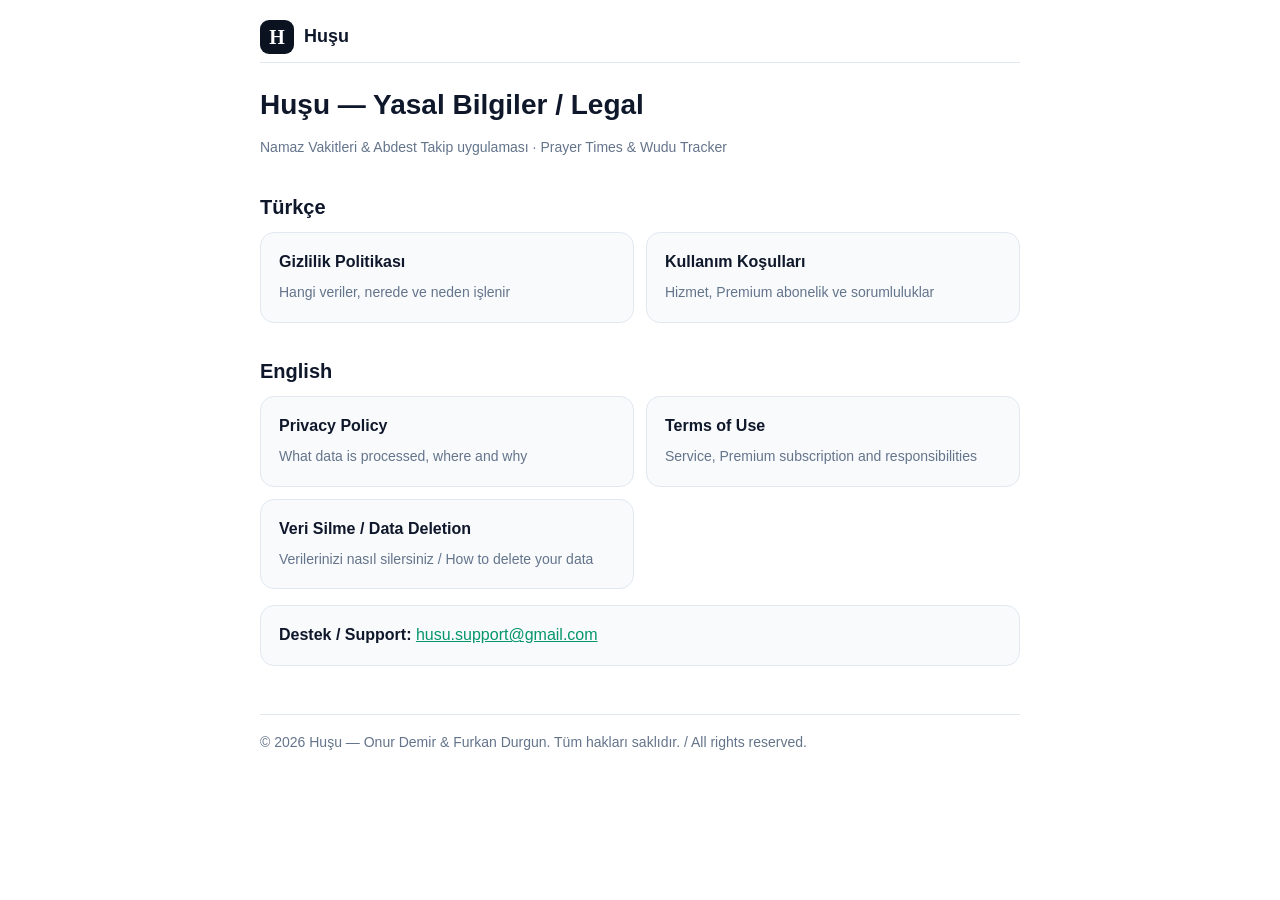
<file: index.html>
<!doctype html>
<html lang="tr">
<head>
<meta charset="utf-8">
<meta name="viewport" content="width=device-width, initial-scale=1">
<title>Huşu — Yasal Bilgiler</title>
<link rel="stylesheet" href="style.css">
</head>
<body>
<main>
  <header class="top">
    <a class="brand" href="./"><span class="mark">H</span> Huşu</a>
  </header>

  <h1>Huşu — Yasal Bilgiler / Legal</h1>
  <p class="meta">Namaz Vakitleri &amp; Abdest Takip uygulaması · Prayer Times &amp; Wudu Tracker</p>

  <h2>Türkçe</h2>
  <div class="cards">
    <a href="privacy.html"><strong>Gizlilik Politikası</strong><span>Hangi veriler, nerede ve neden işlenir</span></a>
    <a href="terms.html"><strong>Kullanım Koşulları</strong><span>Hizmet, Premium abonelik ve sorumluluklar</span></a>
  </div>

  <h2>English</h2>
  <div class="cards">
    <a href="privacy-en.html"><strong>Privacy Policy</strong><span>What data is processed, where and why</span></a>
    <a href="terms-en.html"><strong>Terms of Use</strong><span>Service, Premium subscription and responsibilities</span></a>
  </div>

  <div class="cards" style="margin-top:12px">
    <a href="data-deletion.html"><strong>Veri Silme / Data Deletion</strong><span>Verilerinizi nasıl silersiniz / How to delete your data</span></a>
  </div>

  <div class="box">
    <strong>Destek / Support:</strong> <a href="mailto:husu.support@gmail.com">husu.support@gmail.com</a>
  </div>

  <footer>© 2026 Huşu — Onur Demir &amp; Furkan Durgun. Tüm hakları saklıdır. / All rights reserved.</footer>
</main>
</body>
</html>
</file>
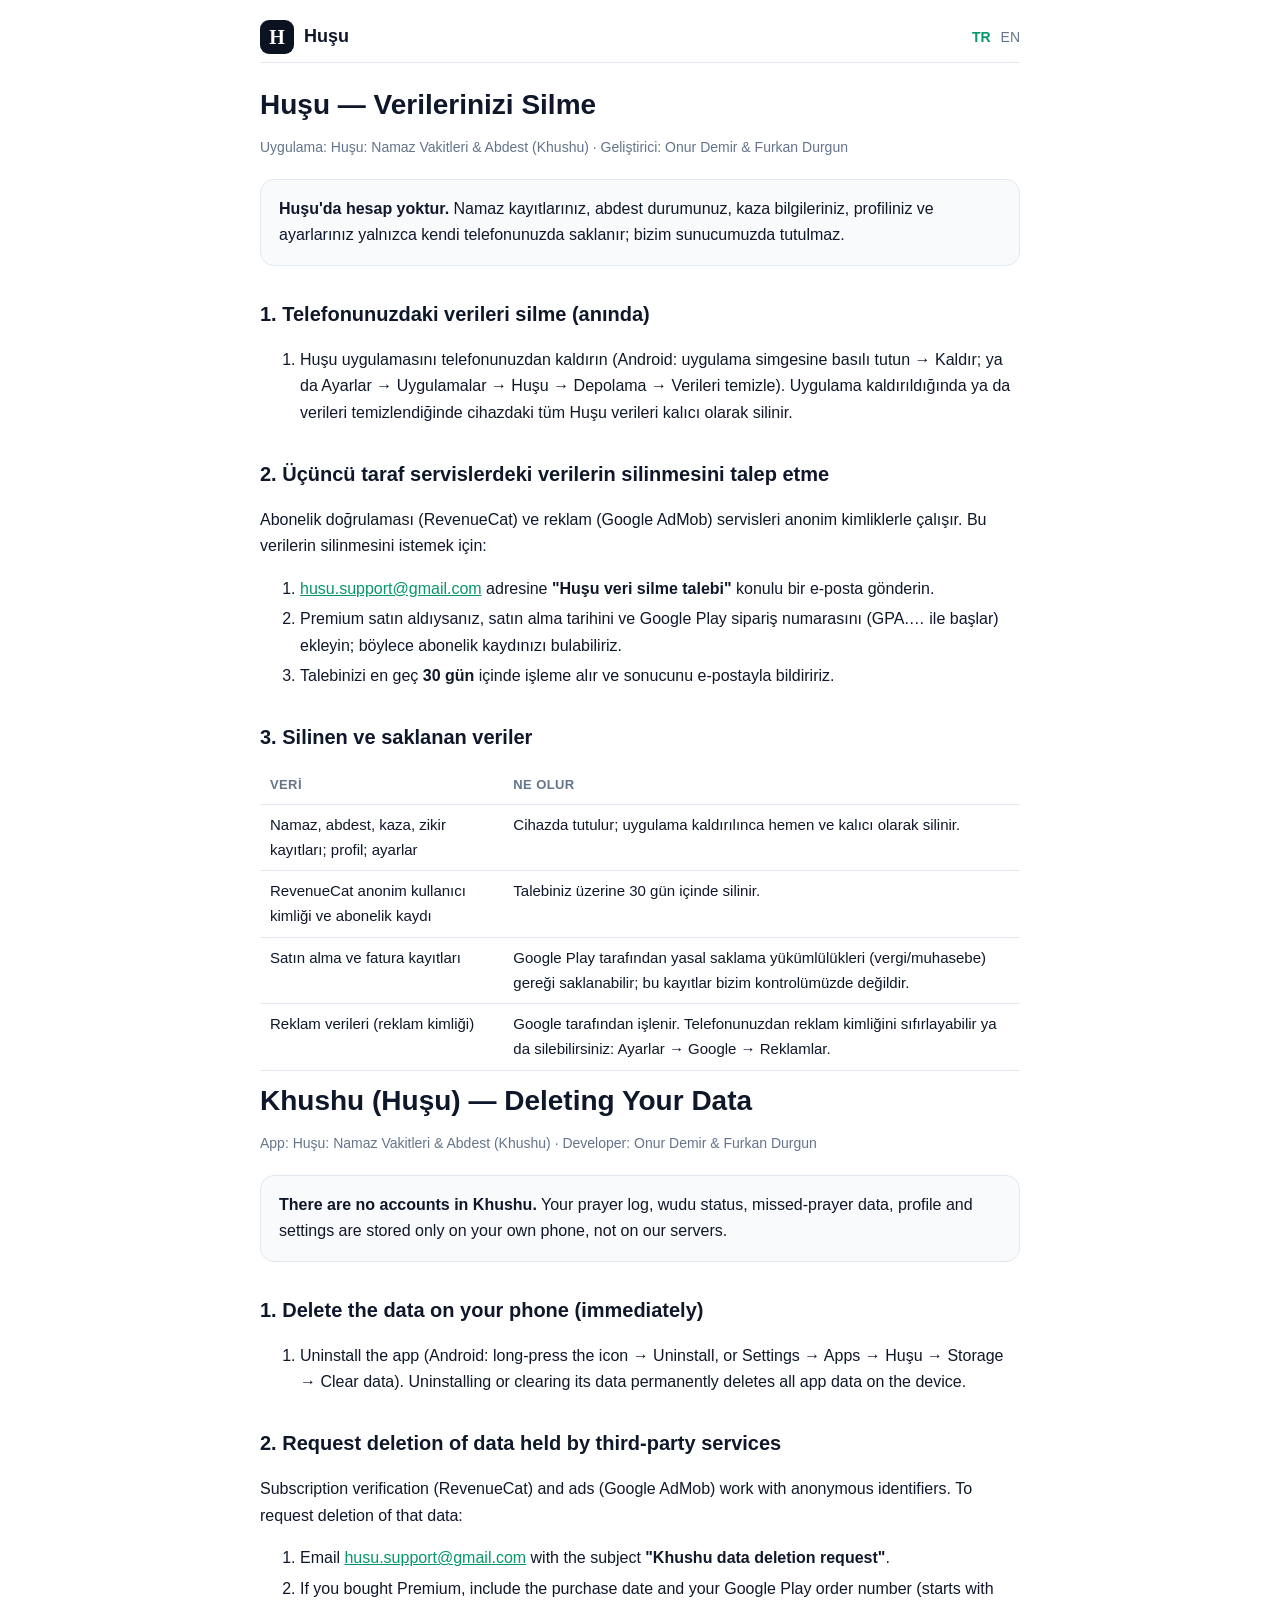
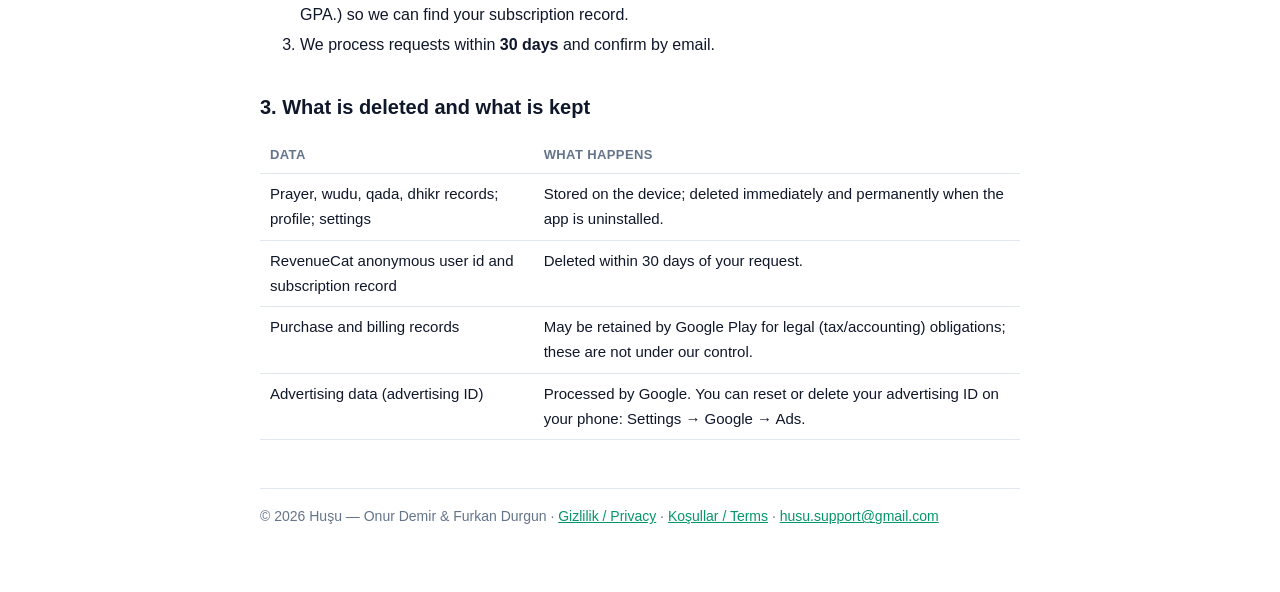
<file: data-deletion.html>
<!doctype html>
<html lang="tr">
<head>
<meta charset="utf-8">
<meta name="viewport" content="width=device-width, initial-scale=1">
<title>Huşu — Veri Silme / Data Deletion</title>
<link rel="stylesheet" href="style.css">
</head>
<body>
<main>
  <header class="top">
    <a class="brand" href="./"><span class="mark">H</span> Huşu</a>
    <nav class="lang"><a class="on" href="#tr">TR</a><a href="#en">EN</a></nav>
  </header>

  <section id="tr">
    <h1>Huşu — Verilerinizi Silme</h1>
    <p class="meta">Uygulama: Huşu: Namaz Vakitleri &amp; Abdest (Khushu) · Geliştirici: Onur Demir &amp; Furkan Durgun</p>

    <div class="box">
      <strong>Huşu'da hesap yoktur.</strong> Namaz kayıtlarınız, abdest durumunuz, kaza bilgileriniz, profiliniz ve ayarlarınız yalnızca kendi telefonunuzda saklanır; bizim sunucumuzda tutulmaz.
    </div>

    <h2>1. Telefonunuzdaki verileri silme (anında)</h2>
    <ol>
      <li>Huşu uygulamasını telefonunuzdan kaldırın (Android: uygulama simgesine basılı tutun → Kaldır; ya da Ayarlar → Uygulamalar → Huşu → Depolama → Verileri temizle). Uygulama kaldırıldığında ya da verileri temizlendiğinde cihazdaki tüm Huşu verileri kalıcı olarak silinir.</li>
    </ol>

    <h2>2. Üçüncü taraf servislerdeki verilerin silinmesini talep etme</h2>
    <p>Abonelik doğrulaması (RevenueCat) ve reklam (Google AdMob) servisleri anonim kimliklerle çalışır. Bu verilerin silinmesini istemek için:</p>
    <ol>
      <li><a href="mailto:husu.support@gmail.com?subject=Hu%C5%9Fu%20veri%20silme%20talebi">husu.support@gmail.com</a> adresine <strong>"Huşu veri silme talebi"</strong> konulu bir e-posta gönderin.</li>
      <li>Premium satın aldıysanız, satın alma tarihini ve Google Play sipariş numarasını (GPA.… ile başlar) ekleyin; böylece abonelik kaydınızı bulabiliriz.</li>
      <li>Talebinizi en geç <strong>30 gün</strong> içinde işleme alır ve sonucunu e-postayla bildiririz.</li>
    </ol>

    <h2>3. Silinen ve saklanan veriler</h2>
    <table>
      <thead><tr><th>Veri</th><th>Ne olur</th></tr></thead>
      <tbody>
        <tr><td>Namaz, abdest, kaza, zikir kayıtları; profil; ayarlar</td><td>Cihazda tutulur; uygulama kaldırılınca hemen ve kalıcı olarak silinir.</td></tr>
        <tr><td>RevenueCat anonim kullanıcı kimliği ve abonelik kaydı</td><td>Talebiniz üzerine 30 gün içinde silinir.</td></tr>
        <tr><td>Satın alma ve fatura kayıtları</td><td>Google Play tarafından yasal saklama yükümlülükleri (vergi/muhasebe) gereği saklanabilir; bu kayıtlar bizim kontrolümüzde değildir.</td></tr>
        <tr><td>Reklam verileri (reklam kimliği)</td><td>Google tarafından işlenir. Telefonunuzdan reklam kimliğini sıfırlayabilir ya da silebilirsiniz: Ayarlar → Google → Reklamlar.</td></tr>
      </tbody>
    </table>
  </section>

  <section id="en">
    <h1>Khushu (Huşu) — Deleting Your Data</h1>
    <p class="meta">App: Huşu: Namaz Vakitleri &amp; Abdest (Khushu) · Developer: Onur Demir &amp; Furkan Durgun</p>

    <div class="box">
      <strong>There are no accounts in Khushu.</strong> Your prayer log, wudu status, missed-prayer data, profile and settings are stored only on your own phone, not on our servers.
    </div>

    <h2>1. Delete the data on your phone (immediately)</h2>
    <ol>
      <li>Uninstall the app (Android: long-press the icon → Uninstall, or Settings → Apps → Huşu → Storage → Clear data). Uninstalling or clearing its data permanently deletes all app data on the device.</li>
    </ol>

    <h2>2. Request deletion of data held by third-party services</h2>
    <p>Subscription verification (RevenueCat) and ads (Google AdMob) work with anonymous identifiers. To request deletion of that data:</p>
    <ol>
      <li>Email <a href="mailto:husu.support@gmail.com?subject=Khushu%20data%20deletion%20request">husu.support@gmail.com</a> with the subject <strong>"Khushu data deletion request"</strong>.</li>
      <li>If you bought Premium, include the purchase date and your Google Play order number (starts with GPA.) so we can find your subscription record.</li>
      <li>We process requests within <strong>30 days</strong> and confirm by email.</li>
    </ol>

    <h2>3. What is deleted and what is kept</h2>
    <table>
      <thead><tr><th>Data</th><th>What happens</th></tr></thead>
      <tbody>
        <tr><td>Prayer, wudu, qada, dhikr records; profile; settings</td><td>Stored on the device; deleted immediately and permanently when the app is uninstalled.</td></tr>
        <tr><td>RevenueCat anonymous user id and subscription record</td><td>Deleted within 30 days of your request.</td></tr>
        <tr><td>Purchase and billing records</td><td>May be retained by Google Play for legal (tax/accounting) obligations; these are not under our control.</td></tr>
        <tr><td>Advertising data (advertising ID)</td><td>Processed by Google. You can reset or delete your advertising ID on your phone: Settings → Google → Ads.</td></tr>
      </tbody>
    </table>
  </section>

  <footer>© 2026 Huşu — Onur Demir &amp; Furkan Durgun · <a href="privacy.html">Gizlilik / Privacy</a> · <a href="terms.html">Koşullar / Terms</a> · <a href="mailto:husu.support@gmail.com">husu.support@gmail.com</a></footer>
</main>
</body>
</html>
</file>
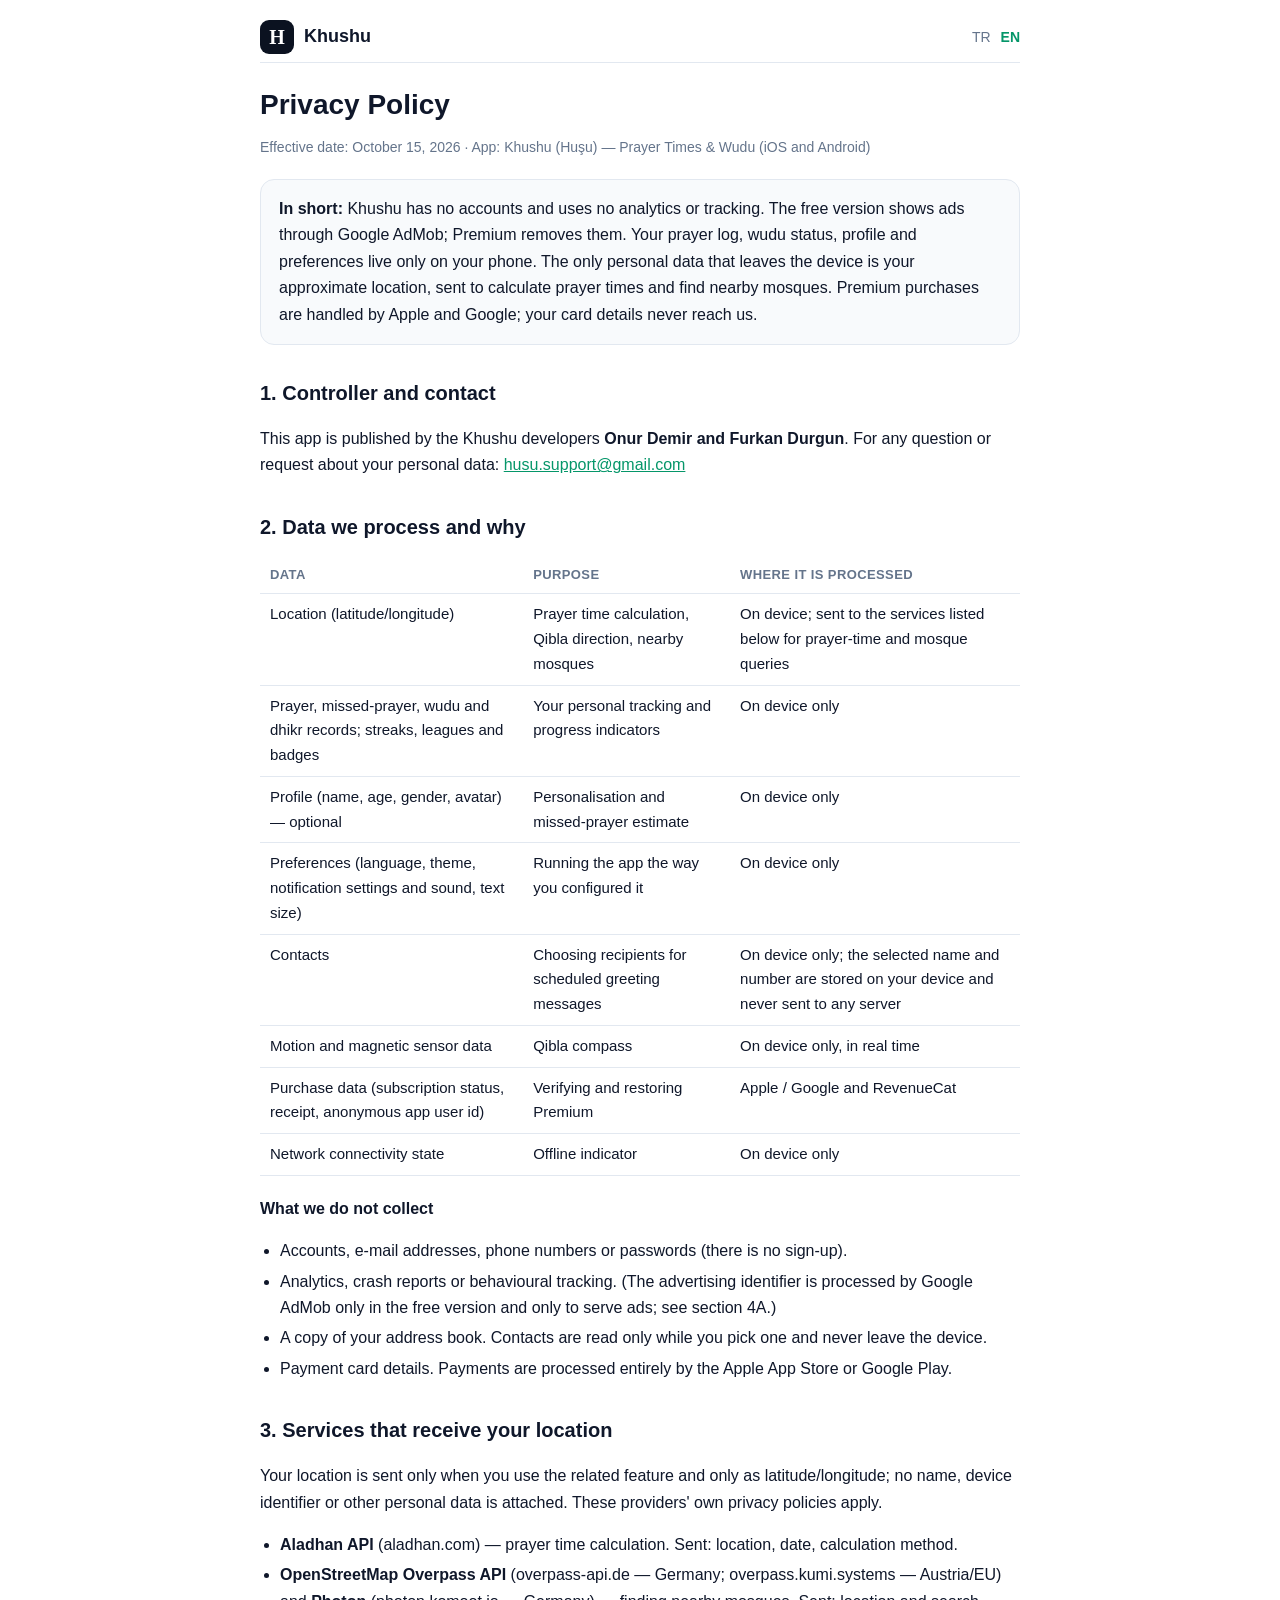
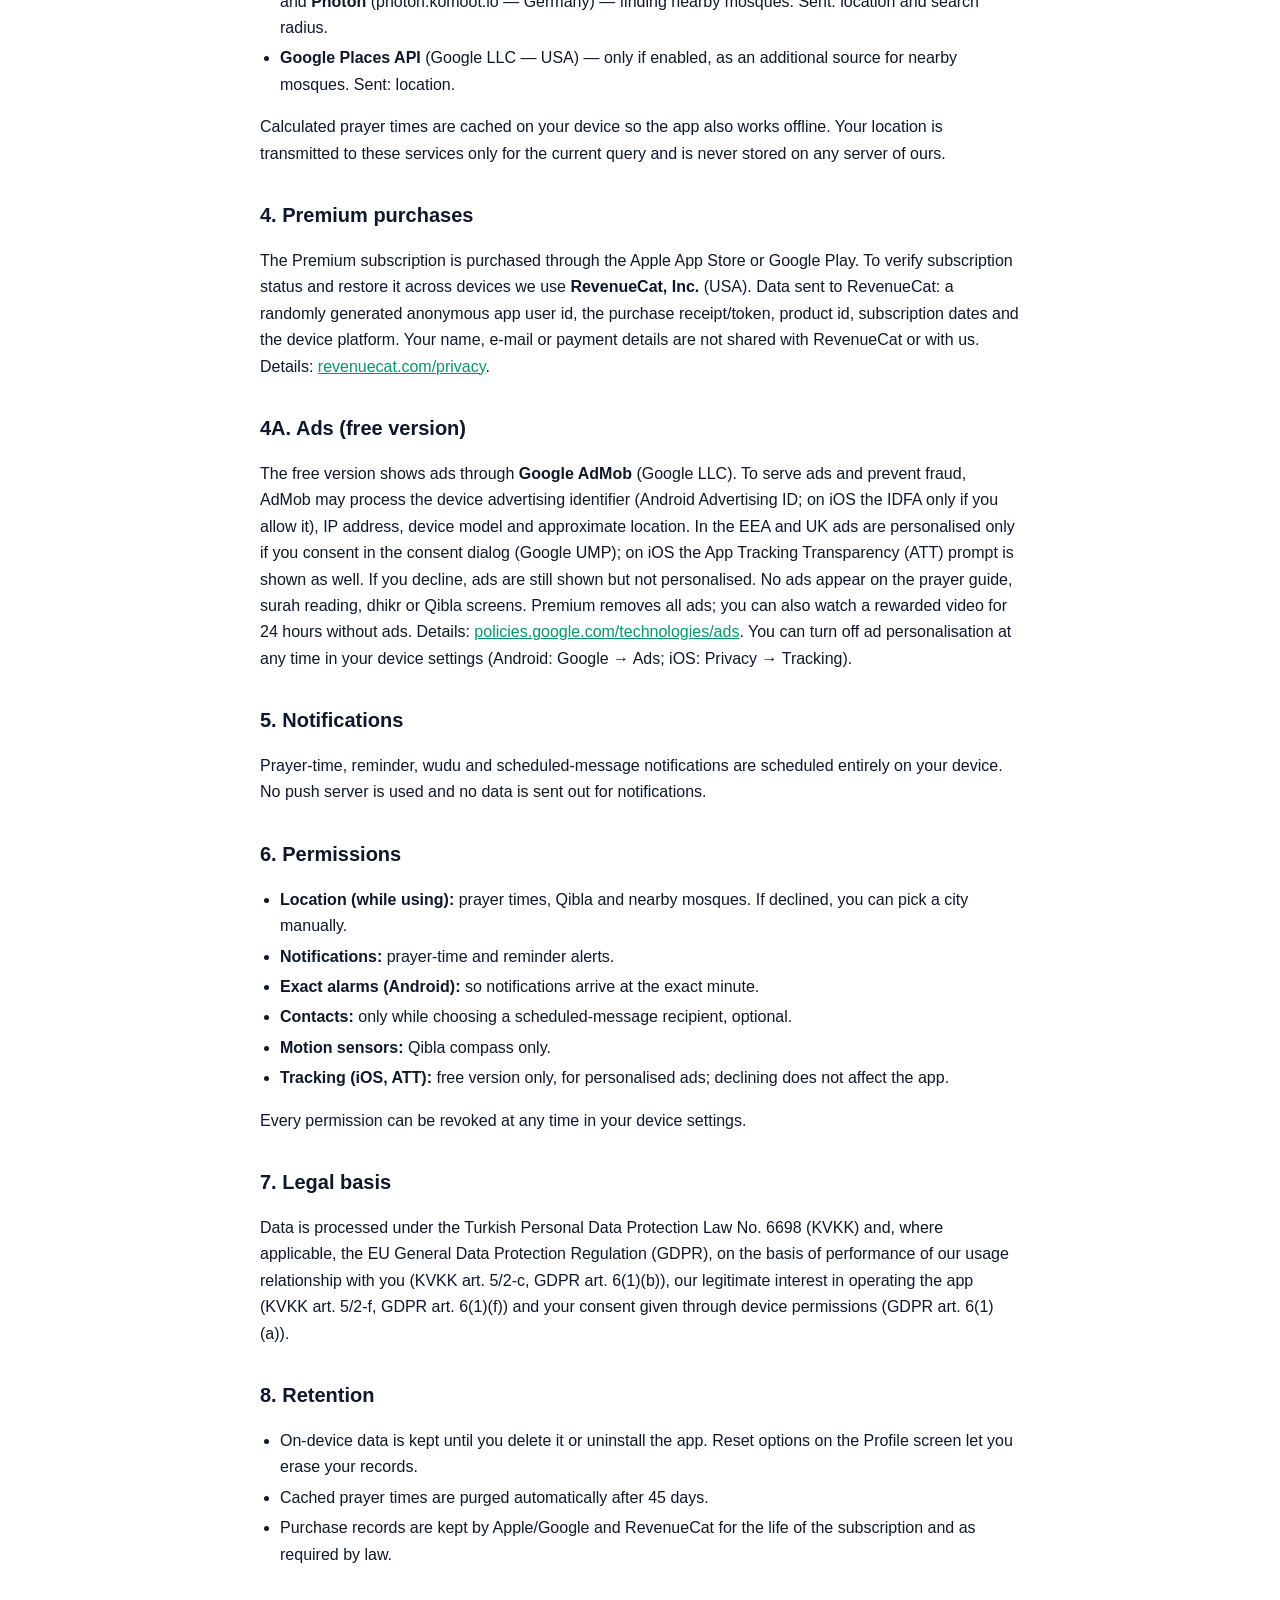
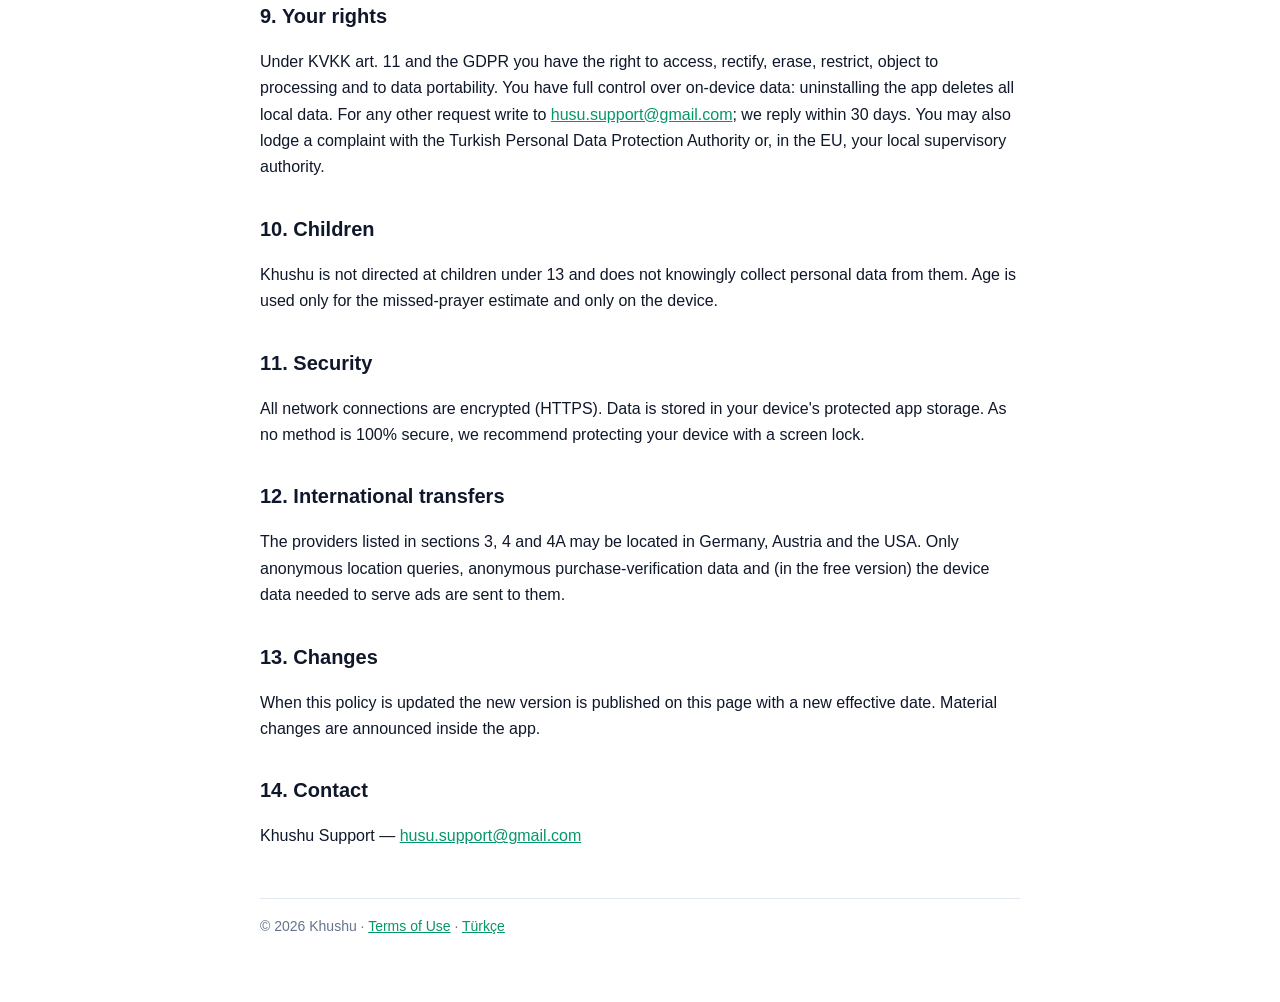
<file: privacy-en.html>
<!doctype html>
<html lang="en">
<head>
<meta charset="utf-8">
<meta name="viewport" content="width=device-width, initial-scale=1">
<title>Khushu — Privacy Policy</title>
<link rel="stylesheet" href="style.css">
</head>
<body>
<main>
  <header class="top">
    <a class="brand" href="./"><span class="mark">H</span> Khushu</a>
    <nav class="lang"><a href="privacy.html">TR</a><a class="on" href="privacy-en.html">EN</a></nav>
  </header>

  <h1>Privacy Policy</h1>
  <p class="meta">Effective date: October 15, 2026 · App: Khushu (Huşu) — Prayer Times &amp; Wudu (iOS and Android)</p>

  <div class="box">
    <strong>In short:</strong> Khushu has no accounts and uses no analytics or tracking. The free version shows ads through Google AdMob; Premium removes them. Your prayer log, wudu status, profile and preferences live only on your phone. The only personal data that leaves the device is your approximate location, sent to calculate prayer times and find nearby mosques. Premium purchases are handled by Apple and Google; your card details never reach us.
  </div>

  <h2>1. Controller and contact</h2>
  <p>This app is published by the Khushu developers <strong>Onur Demir and Furkan Durgun</strong>. For any question or request about your personal data: <a href="mailto:husu.support@gmail.com">husu.support@gmail.com</a></p>

  <h2>2. Data we process and why</h2>
  <table>
    <thead><tr><th>Data</th><th>Purpose</th><th>Where it is processed</th></tr></thead>
    <tbody>
      <tr><td>Location (latitude/longitude)</td><td>Prayer time calculation, Qibla direction, nearby mosques</td><td>On device; sent to the services listed below for prayer-time and mosque queries</td></tr>
      <tr><td>Prayer, missed-prayer, wudu and dhikr records; streaks, leagues and badges</td><td>Your personal tracking and progress indicators</td><td>On device only</td></tr>
      <tr><td>Profile (name, age, gender, avatar) — optional</td><td>Personalisation and missed-prayer estimate</td><td>On device only</td></tr>
      <tr><td>Preferences (language, theme, notification settings and sound, text size)</td><td>Running the app the way you configured it</td><td>On device only</td></tr>
      <tr><td>Contacts</td><td>Choosing recipients for scheduled greeting messages</td><td>On device only; the selected name and number are stored on your device and never sent to any server</td></tr>
      <tr><td>Motion and magnetic sensor data</td><td>Qibla compass</td><td>On device only, in real time</td></tr>
      <tr><td>Purchase data (subscription status, receipt, anonymous app user id)</td><td>Verifying and restoring Premium</td><td>Apple / Google and RevenueCat</td></tr>
      <tr><td>Network connectivity state</td><td>Offline indicator</td><td>On device only</td></tr>
    </tbody>
  </table>

  <h3>What we do not collect</h3>
  <ul>
    <li>Accounts, e-mail addresses, phone numbers or passwords (there is no sign-up).</li>
    <li>Analytics, crash reports or behavioural tracking. (The advertising identifier is processed by Google AdMob only in the free version and only to serve ads; see section 4A.)</li>
    <li>A copy of your address book. Contacts are read only while you pick one and never leave the device.</li>
    <li>Payment card details. Payments are processed entirely by the Apple App Store or Google Play.</li>
  </ul>

  <h2>3. Services that receive your location</h2>
  <p>Your location is sent only when you use the related feature and only as latitude/longitude; no name, device identifier or other personal data is attached. These providers' own privacy policies apply.</p>
  <ul>
    <li><strong>Aladhan API</strong> (aladhan.com) — prayer time calculation. Sent: location, date, calculation method.</li>
    <li><strong>OpenStreetMap Overpass API</strong> (overpass-api.de — Germany; overpass.kumi.systems — Austria/EU) and <strong>Photon</strong> (photon.komoot.io — Germany) — finding nearby mosques. Sent: location and search radius.</li>
    <li><strong>Google Places API</strong> (Google LLC — USA) — only if enabled, as an additional source for nearby mosques. Sent: location.</li>
  </ul>
  <p>Calculated prayer times are cached on your device so the app also works offline. Your location is transmitted to these services only for the current query and is never stored on any server of ours.</p>

  <h2>4. Premium purchases</h2>
  <p>The Premium subscription is purchased through the Apple App Store or Google Play. To verify subscription status and restore it across devices we use <strong>RevenueCat, Inc.</strong> (USA). Data sent to RevenueCat: a randomly generated anonymous app user id, the purchase receipt/token, product id, subscription dates and the device platform. Your name, e-mail or payment details are not shared with RevenueCat or with us. Details: <a href="https://www.revenuecat.com/privacy" target="_blank" rel="noopener">revenuecat.com/privacy</a>.</p>

  <h2>4A. Ads (free version)</h2>
  <p>The free version shows ads through <strong>Google AdMob</strong> (Google LLC). To serve ads and prevent fraud, AdMob may process the device advertising identifier (Android Advertising ID; on iOS the IDFA only if you allow it), IP address, device model and approximate location. In the EEA and UK ads are personalised only if you consent in the consent dialog (Google UMP); on iOS the App Tracking Transparency (ATT) prompt is shown as well. If you decline, ads are still shown but not personalised. No ads appear on the prayer guide, surah reading, dhikr or Qibla screens. Premium removes all ads; you can also watch a rewarded video for 24 hours without ads. Details: <a href="https://policies.google.com/technologies/ads" target="_blank" rel="noopener">policies.google.com/technologies/ads</a>. You can turn off ad personalisation at any time in your device settings (Android: Google → Ads; iOS: Privacy → Tracking).</p>

  <h2>5. Notifications</h2>
  <p>Prayer-time, reminder, wudu and scheduled-message notifications are scheduled entirely on your device. No push server is used and no data is sent out for notifications.</p>

  <h2>6. Permissions</h2>
  <ul>
    <li><strong>Location (while using):</strong> prayer times, Qibla and nearby mosques. If declined, you can pick a city manually.</li>
    <li><strong>Notifications:</strong> prayer-time and reminder alerts.</li>
    <li><strong>Exact alarms (Android):</strong> so notifications arrive at the exact minute.</li>
    <li><strong>Contacts:</strong> only while choosing a scheduled-message recipient, optional.</li>
    <li><strong>Motion sensors:</strong> Qibla compass only.</li>
    <li><strong>Tracking (iOS, ATT):</strong> free version only, for personalised ads; declining does not affect the app.</li>
  </ul>
  <p>Every permission can be revoked at any time in your device settings.</p>

  <h2>7. Legal basis</h2>
  <p>Data is processed under the Turkish Personal Data Protection Law No. 6698 (KVKK) and, where applicable, the EU General Data Protection Regulation (GDPR), on the basis of performance of our usage relationship with you (KVKK art. 5/2-c, GDPR art. 6(1)(b)), our legitimate interest in operating the app (KVKK art. 5/2-f, GDPR art. 6(1)(f)) and your consent given through device permissions (GDPR art. 6(1)(a)).</p>

  <h2>8. Retention</h2>
  <ul>
    <li>On-device data is kept until you delete it or uninstall the app. Reset options on the Profile screen let you erase your records.</li>
    <li>Cached prayer times are purged automatically after 45 days.</li>
    <li>Purchase records are kept by Apple/Google and RevenueCat for the life of the subscription and as required by law.</li>
  </ul>

  <h2>9. Your rights</h2>
  <p>Under KVKK art. 11 and the GDPR you have the right to access, rectify, erase, restrict, object to processing and to data portability. You have full control over on-device data: uninstalling the app deletes all local data. For any other request write to <a href="mailto:husu.support@gmail.com">husu.support@gmail.com</a>; we reply within 30 days. You may also lodge a complaint with the Turkish Personal Data Protection Authority or, in the EU, your local supervisory authority.</p>

  <h2>10. Children</h2>
  <p>Khushu is not directed at children under 13 and does not knowingly collect personal data from them. Age is used only for the missed-prayer estimate and only on the device.</p>

  <h2>11. Security</h2>
  <p>All network connections are encrypted (HTTPS). Data is stored in your device's protected app storage. As no method is 100% secure, we recommend protecting your device with a screen lock.</p>

  <h2>12. International transfers</h2>
  <p>The providers listed in sections 3, 4 and 4A may be located in Germany, Austria and the USA. Only anonymous location queries, anonymous purchase-verification data and (in the free version) the device data needed to serve ads are sent to them.</p>

  <h2>13. Changes</h2>
  <p>When this policy is updated the new version is published on this page with a new effective date. Material changes are announced inside the app.</p>

  <h2>14. Contact</h2>
  <p>Khushu Support — <a href="mailto:husu.support@gmail.com">husu.support@gmail.com</a></p>

  <footer>© 2026 Khushu · <a href="terms-en.html">Terms of Use</a> · <a href="privacy.html">Türkçe</a></footer>
</main>
</body>
</html>
</file>
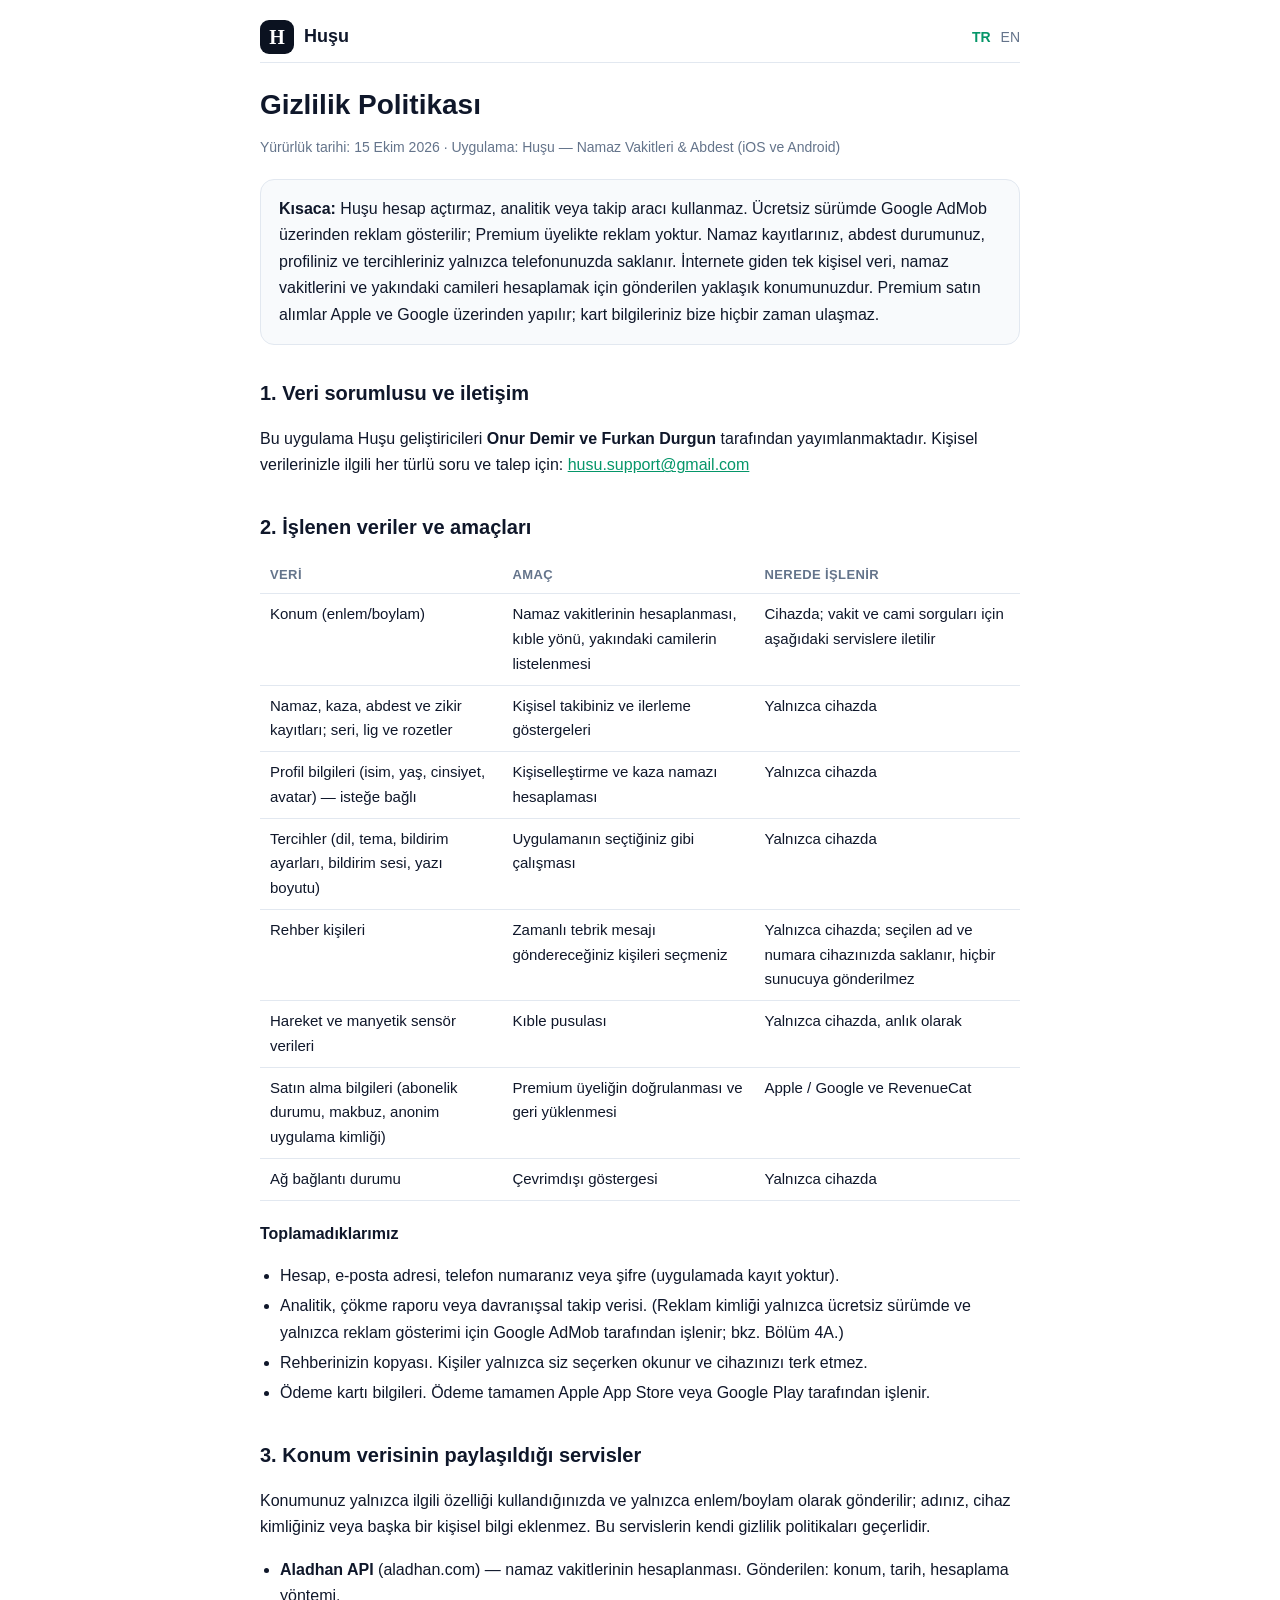
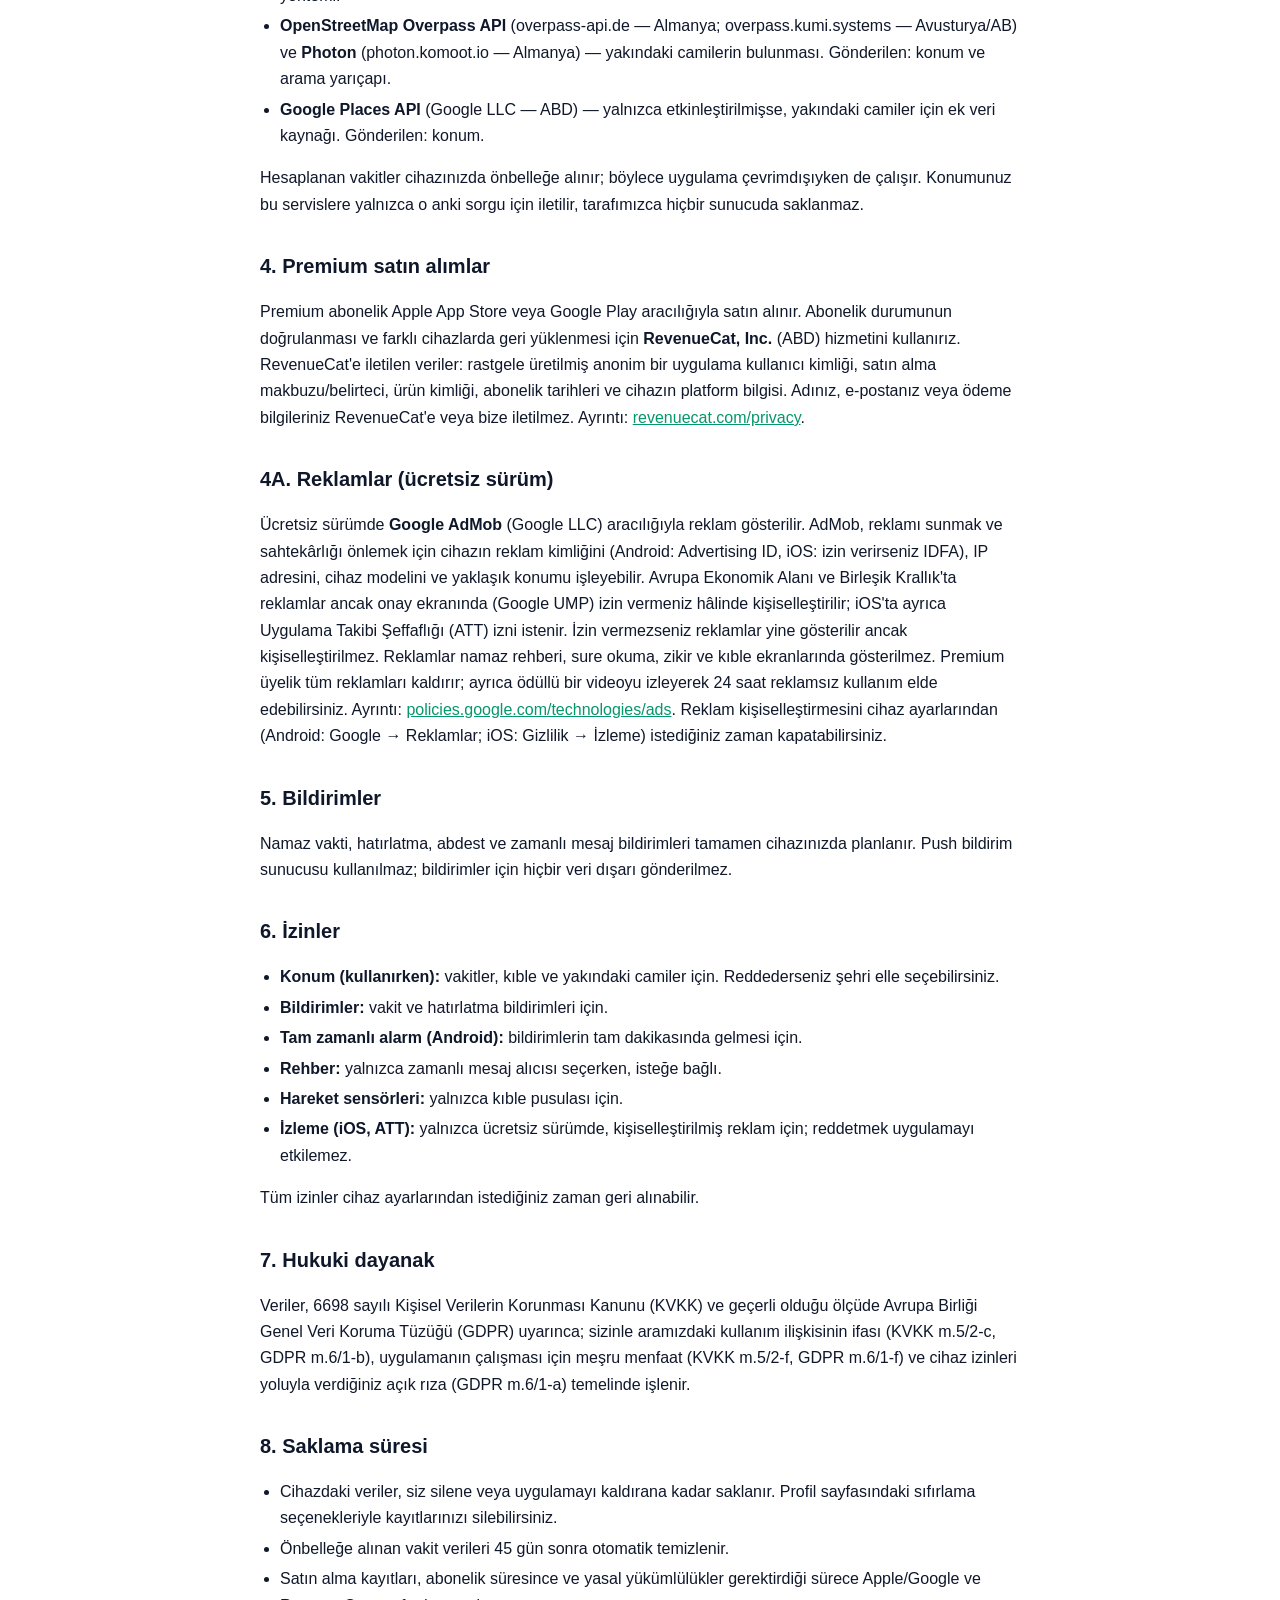
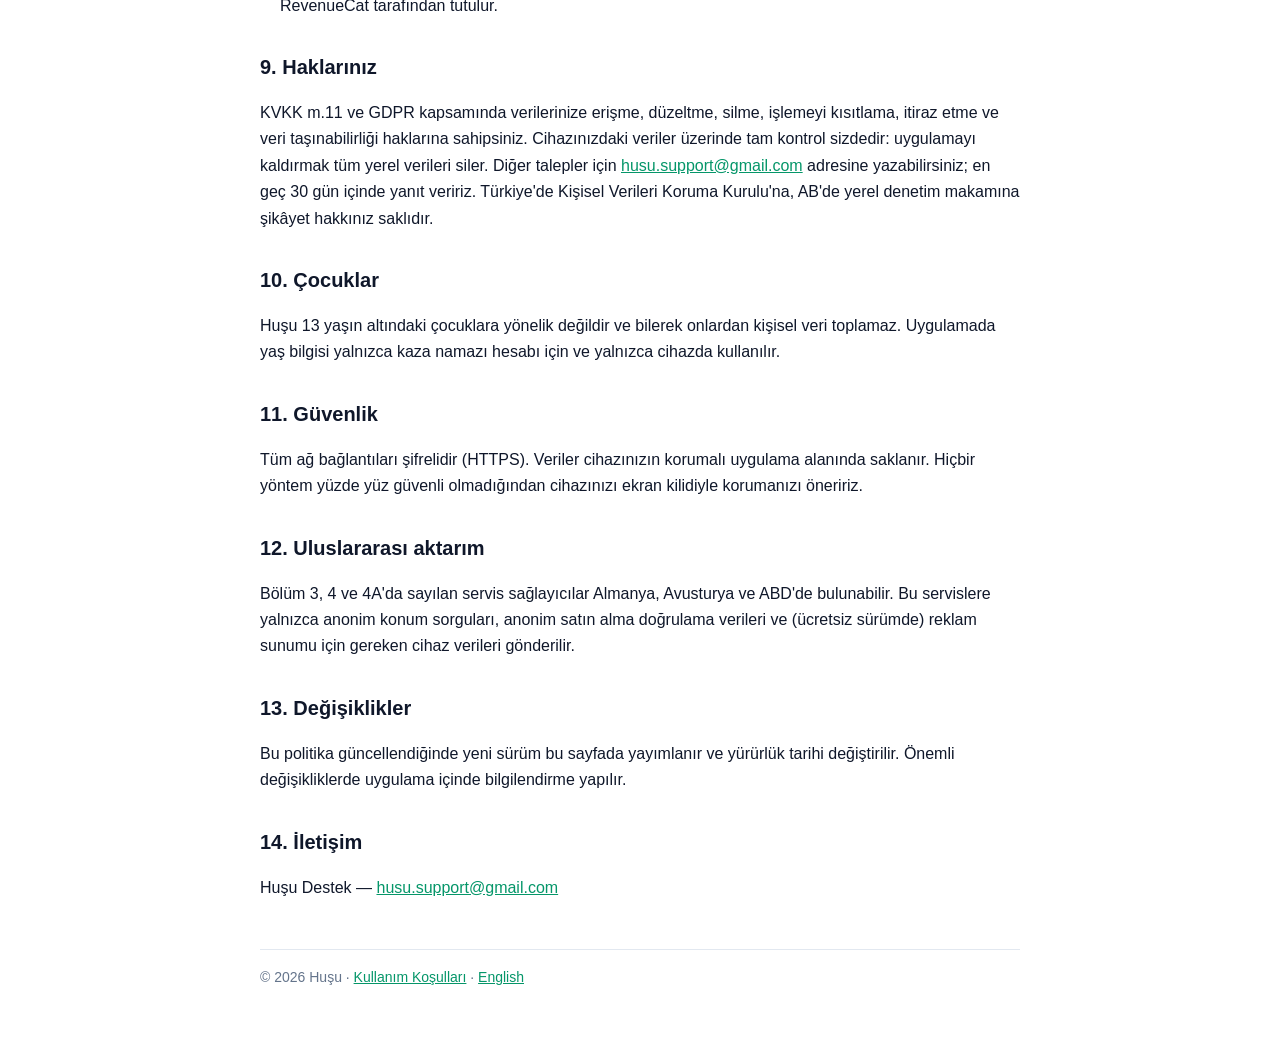
<file: privacy.html>
<!doctype html>
<html lang="tr">
<head>
<meta charset="utf-8">
<meta name="viewport" content="width=device-width, initial-scale=1">
<title>Huşu — Gizlilik Politikası</title>
<link rel="stylesheet" href="style.css">
</head>
<body>
<main>
  <header class="top">
    <a class="brand" href="./"><span class="mark">H</span> Huşu</a>
    <nav class="lang"><a class="on" href="privacy.html">TR</a><a href="privacy-en.html">EN</a></nav>
  </header>

  <h1>Gizlilik Politikası</h1>
  <p class="meta">Yürürlük tarihi: 15 Ekim 2026 · Uygulama: Huşu — Namaz Vakitleri &amp; Abdest (iOS ve Android)</p>

  <div class="box">
    <strong>Kısaca:</strong> Huşu hesap açtırmaz, analitik veya takip aracı kullanmaz. Ücretsiz sürümde Google AdMob üzerinden reklam gösterilir; Premium üyelikte reklam yoktur. Namaz kayıtlarınız, abdest durumunuz, profiliniz ve tercihleriniz yalnızca telefonunuzda saklanır. İnternete giden tek kişisel veri, namaz vakitlerini ve yakındaki camileri hesaplamak için gönderilen yaklaşık konumunuzdur. Premium satın alımlar Apple ve Google üzerinden yapılır; kart bilgileriniz bize hiçbir zaman ulaşmaz.
  </div>

  <h2>1. Veri sorumlusu ve iletişim</h2>
  <p>Bu uygulama Huşu geliştiricileri <strong>Onur Demir ve Furkan Durgun</strong> tarafından yayımlanmaktadır. Kişisel verilerinizle ilgili her türlü soru ve talep için: <a href="mailto:husu.support@gmail.com">husu.support@gmail.com</a></p>

  <h2>2. İşlenen veriler ve amaçları</h2>
  <table>
    <thead><tr><th>Veri</th><th>Amaç</th><th>Nerede işlenir</th></tr></thead>
    <tbody>
      <tr><td>Konum (enlem/boylam)</td><td>Namaz vakitlerinin hesaplanması, kıble yönü, yakındaki camilerin listelenmesi</td><td>Cihazda; vakit ve cami sorguları için aşağıdaki servislere iletilir</td></tr>
      <tr><td>Namaz, kaza, abdest ve zikir kayıtları; seri, lig ve rozetler</td><td>Kişisel takibiniz ve ilerleme göstergeleri</td><td>Yalnızca cihazda</td></tr>
      <tr><td>Profil bilgileri (isim, yaş, cinsiyet, avatar) — isteğe bağlı</td><td>Kişiselleştirme ve kaza namazı hesaplaması</td><td>Yalnızca cihazda</td></tr>
      <tr><td>Tercihler (dil, tema, bildirim ayarları, bildirim sesi, yazı boyutu)</td><td>Uygulamanın seçtiğiniz gibi çalışması</td><td>Yalnızca cihazda</td></tr>
      <tr><td>Rehber kişileri</td><td>Zamanlı tebrik mesajı göndereceğiniz kişileri seçmeniz</td><td>Yalnızca cihazda; seçilen ad ve numara cihazınızda saklanır, hiçbir sunucuya gönderilmez</td></tr>
      <tr><td>Hareket ve manyetik sensör verileri</td><td>Kıble pusulası</td><td>Yalnızca cihazda, anlık olarak</td></tr>
      <tr><td>Satın alma bilgileri (abonelik durumu, makbuz, anonim uygulama kimliği)</td><td>Premium üyeliğin doğrulanması ve geri yüklenmesi</td><td>Apple / Google ve RevenueCat</td></tr>
      <tr><td>Ağ bağlantı durumu</td><td>Çevrimdışı göstergesi</td><td>Yalnızca cihazda</td></tr>
    </tbody>
  </table>

  <h3>Toplamadıklarımız</h3>
  <ul>
    <li>Hesap, e-posta adresi, telefon numaranız veya şifre (uygulamada kayıt yoktur).</li>
    <li>Analitik, çökme raporu veya davranışsal takip verisi. (Reklam kimliği yalnızca ücretsiz sürümde ve yalnızca reklam gösterimi için Google AdMob tarafından işlenir; bkz. Bölüm 4A.)</li>
    <li>Rehberinizin kopyası. Kişiler yalnızca siz seçerken okunur ve cihazınızı terk etmez.</li>
    <li>Ödeme kartı bilgileri. Ödeme tamamen Apple App Store veya Google Play tarafından işlenir.</li>
  </ul>

  <h2>3. Konum verisinin paylaşıldığı servisler</h2>
  <p>Konumunuz yalnızca ilgili özelliği kullandığınızda ve yalnızca enlem/boylam olarak gönderilir; adınız, cihaz kimliğiniz veya başka bir kişisel bilgi eklenmez. Bu servislerin kendi gizlilik politikaları geçerlidir.</p>
  <ul>
    <li><strong>Aladhan API</strong> (aladhan.com) — namaz vakitlerinin hesaplanması. Gönderilen: konum, tarih, hesaplama yöntemi.</li>
    <li><strong>OpenStreetMap Overpass API</strong> (overpass-api.de — Almanya; overpass.kumi.systems — Avusturya/AB) ve <strong>Photon</strong> (photon.komoot.io — Almanya) — yakındaki camilerin bulunması. Gönderilen: konum ve arama yarıçapı.</li>
    <li><strong>Google Places API</strong> (Google LLC — ABD) — yalnızca etkinleştirilmişse, yakındaki camiler için ek veri kaynağı. Gönderilen: konum.</li>
  </ul>
  <p>Hesaplanan vakitler cihazınızda önbelleğe alınır; böylece uygulama çevrimdışıyken de çalışır. Konumunuz bu servislere yalnızca o anki sorgu için iletilir, tarafımızca hiçbir sunucuda saklanmaz.</p>

  <h2>4. Premium satın alımlar</h2>
  <p>Premium abonelik Apple App Store veya Google Play aracılığıyla satın alınır. Abonelik durumunun doğrulanması ve farklı cihazlarda geri yüklenmesi için <strong>RevenueCat, Inc.</strong> (ABD) hizmetini kullanırız. RevenueCat'e iletilen veriler: rastgele üretilmiş anonim bir uygulama kullanıcı kimliği, satın alma makbuzu/belirteci, ürün kimliği, abonelik tarihleri ve cihazın platform bilgisi. Adınız, e-postanız veya ödeme bilgileriniz RevenueCat'e veya bize iletilmez. Ayrıntı: <a href="https://www.revenuecat.com/privacy" target="_blank" rel="noopener">revenuecat.com/privacy</a>.</p>

  <h2>4A. Reklamlar (ücretsiz sürüm)</h2>
  <p>Ücretsiz sürümde <strong>Google AdMob</strong> (Google LLC) aracılığıyla reklam gösterilir. AdMob, reklamı sunmak ve sahtekârlığı önlemek için cihazın reklam kimliğini (Android: Advertising ID, iOS: izin verirseniz IDFA), IP adresini, cihaz modelini ve yaklaşık konumu işleyebilir. Avrupa Ekonomik Alanı ve Birleşik Krallık'ta reklamlar ancak onay ekranında (Google UMP) izin vermeniz hâlinde kişiselleştirilir; iOS'ta ayrıca Uygulama Takibi Şeffaflığı (ATT) izni istenir. İzin vermezseniz reklamlar yine gösterilir ancak kişiselleştirilmez. Reklamlar namaz rehberi, sure okuma, zikir ve kıble ekranlarında gösterilmez. Premium üyelik tüm reklamları kaldırır; ayrıca ödüllü bir videoyu izleyerek 24 saat reklamsız kullanım elde edebilirsiniz. Ayrıntı: <a href="https://policies.google.com/technologies/ads" target="_blank" rel="noopener">policies.google.com/technologies/ads</a>. Reklam kişiselleştirmesini cihaz ayarlarından (Android: Google → Reklamlar; iOS: Gizlilik → İzleme) istediğiniz zaman kapatabilirsiniz.</p>

  <h2>5. Bildirimler</h2>
  <p>Namaz vakti, hatırlatma, abdest ve zamanlı mesaj bildirimleri tamamen cihazınızda planlanır. Push bildirim sunucusu kullanılmaz; bildirimler için hiçbir veri dışarı gönderilmez.</p>

  <h2>6. İzinler</h2>
  <ul>
    <li><strong>Konum (kullanırken):</strong> vakitler, kıble ve yakındaki camiler için. Reddederseniz şehri elle seçebilirsiniz.</li>
    <li><strong>Bildirimler:</strong> vakit ve hatırlatma bildirimleri için.</li>
    <li><strong>Tam zamanlı alarm (Android):</strong> bildirimlerin tam dakikasında gelmesi için.</li>
    <li><strong>Rehber:</strong> yalnızca zamanlı mesaj alıcısı seçerken, isteğe bağlı.</li>
    <li><strong>Hareket sensörleri:</strong> yalnızca kıble pusulası için.</li>
    <li><strong>İzleme (iOS, ATT):</strong> yalnızca ücretsiz sürümde, kişiselleştirilmiş reklam için; reddetmek uygulamayı etkilemez.</li>
  </ul>
  <p>Tüm izinler cihaz ayarlarından istediğiniz zaman geri alınabilir.</p>

  <h2>7. Hukuki dayanak</h2>
  <p>Veriler, 6698 sayılı Kişisel Verilerin Korunması Kanunu (KVKK) ve geçerli olduğu ölçüde Avrupa Birliği Genel Veri Koruma Tüzüğü (GDPR) uyarınca; sizinle aramızdaki kullanım ilişkisinin ifası (KVKK m.5/2-c, GDPR m.6/1-b), uygulamanın çalışması için meşru menfaat (KVKK m.5/2-f, GDPR m.6/1-f) ve cihaz izinleri yoluyla verdiğiniz açık rıza (GDPR m.6/1-a) temelinde işlenir.</p>

  <h2>8. Saklama süresi</h2>
  <ul>
    <li>Cihazdaki veriler, siz silene veya uygulamayı kaldırana kadar saklanır. Profil sayfasındaki sıfırlama seçenekleriyle kayıtlarınızı silebilirsiniz.</li>
    <li>Önbelleğe alınan vakit verileri 45 gün sonra otomatik temizlenir.</li>
    <li>Satın alma kayıtları, abonelik süresince ve yasal yükümlülükler gerektirdiği sürece Apple/Google ve RevenueCat tarafından tutulur.</li>
  </ul>

  <h2>9. Haklarınız</h2>
  <p>KVKK m.11 ve GDPR kapsamında verilerinize erişme, düzeltme, silme, işlemeyi kısıtlama, itiraz etme ve veri taşınabilirliği haklarına sahipsiniz. Cihazınızdaki veriler üzerinde tam kontrol sizdedir: uygulamayı kaldırmak tüm yerel verileri siler. Diğer talepler için <a href="mailto:husu.support@gmail.com">husu.support@gmail.com</a> adresine yazabilirsiniz; en geç 30 gün içinde yanıt veririz. Türkiye'de Kişisel Verileri Koruma Kurulu'na, AB'de yerel denetim makamına şikâyet hakkınız saklıdır.</p>

  <h2>10. Çocuklar</h2>
  <p>Huşu 13 yaşın altındaki çocuklara yönelik değildir ve bilerek onlardan kişisel veri toplamaz. Uygulamada yaş bilgisi yalnızca kaza namazı hesabı için ve yalnızca cihazda kullanılır.</p>

  <h2>11. Güvenlik</h2>
  <p>Tüm ağ bağlantıları şifrelidir (HTTPS). Veriler cihazınızın korumalı uygulama alanında saklanır. Hiçbir yöntem yüzde yüz güvenli olmadığından cihazınızı ekran kilidiyle korumanızı öneririz.</p>

  <h2>12. Uluslararası aktarım</h2>
  <p>Bölüm 3, 4 ve 4A'da sayılan servis sağlayıcılar Almanya, Avusturya ve ABD'de bulunabilir. Bu servislere yalnızca anonim konum sorguları, anonim satın alma doğrulama verileri ve (ücretsiz sürümde) reklam sunumu için gereken cihaz verileri gönderilir.</p>

  <h2>13. Değişiklikler</h2>
  <p>Bu politika güncellendiğinde yeni sürüm bu sayfada yayımlanır ve yürürlük tarihi değiştirilir. Önemli değişikliklerde uygulama içinde bilgilendirme yapılır.</p>

  <h2>14. İletişim</h2>
  <p>Huşu Destek — <a href="mailto:husu.support@gmail.com">husu.support@gmail.com</a></p>

  <footer>© 2026 Huşu · <a href="terms.html">Kullanım Koşulları</a> · <a href="privacy-en.html">English</a></footer>
</main>
</body>
</html>
</file>
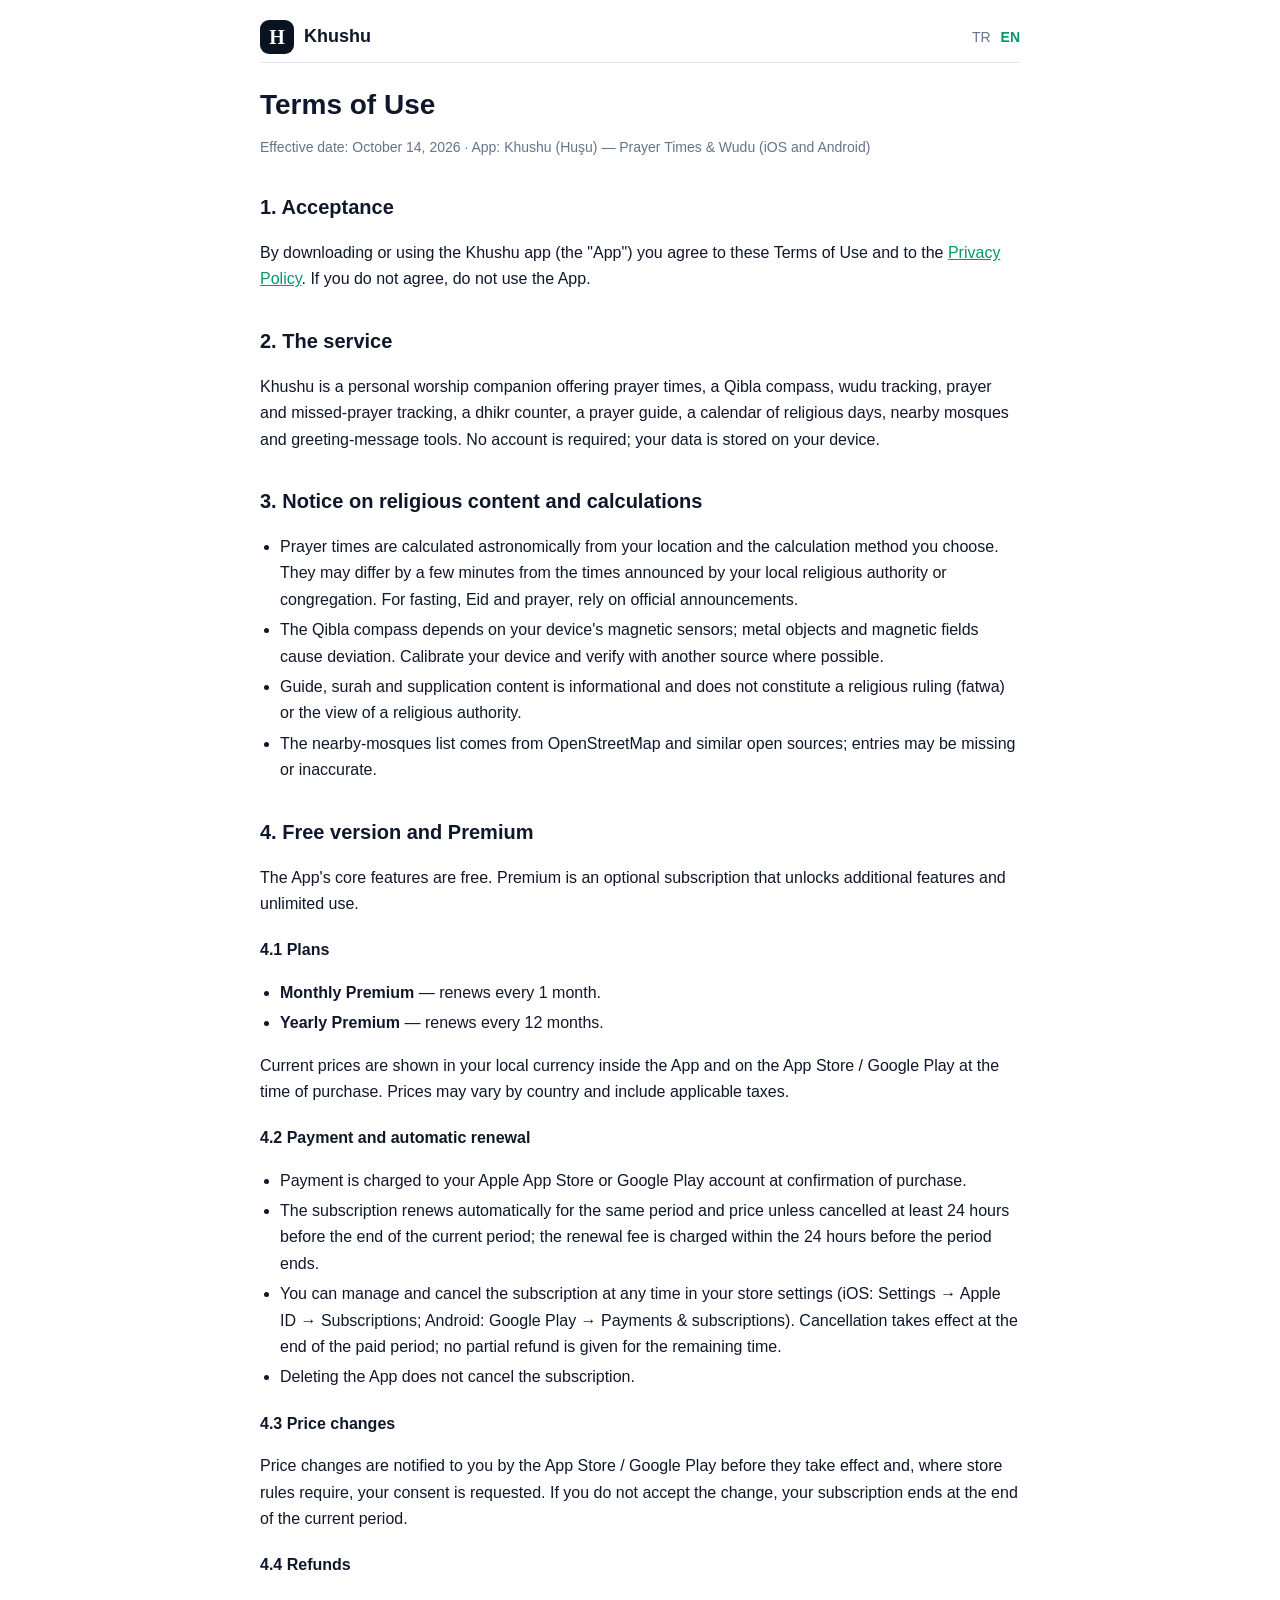
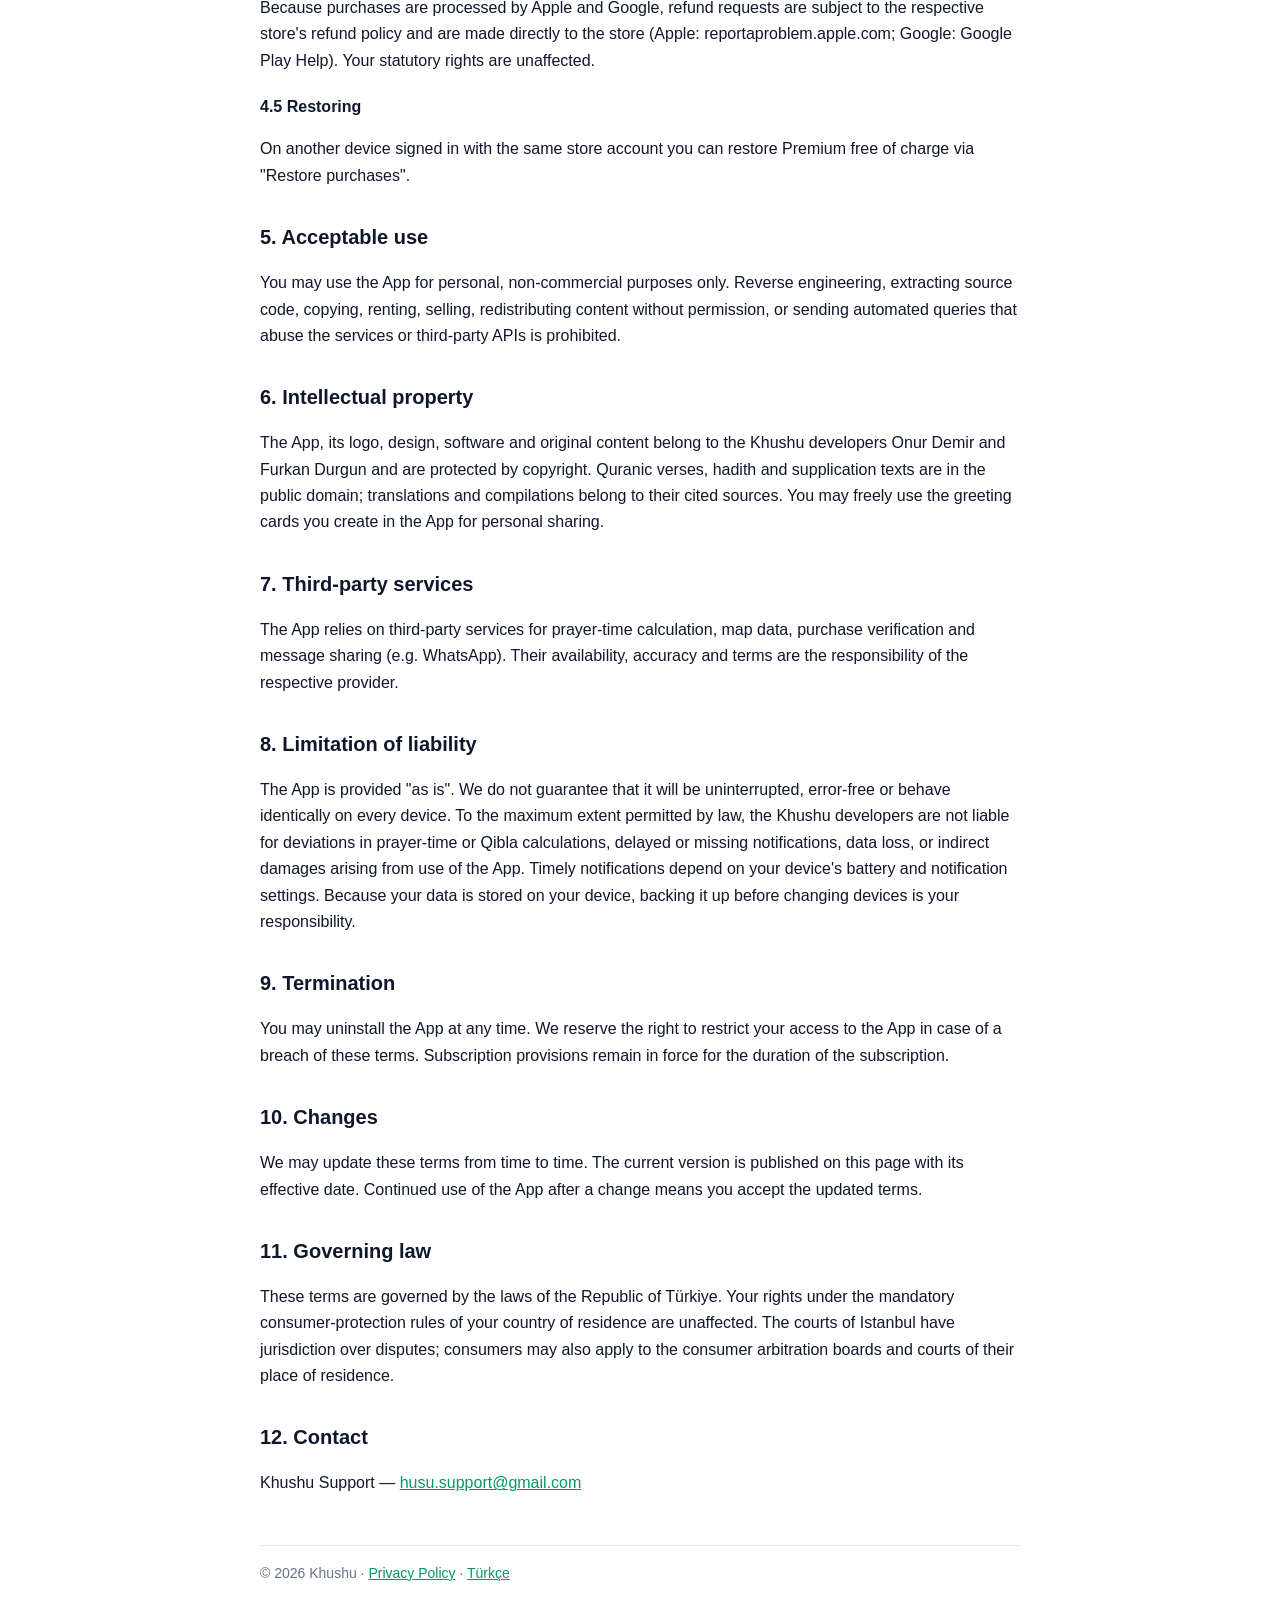
<file: terms-en.html>
<!doctype html>
<html lang="en">
<head>
<meta charset="utf-8">
<meta name="viewport" content="width=device-width, initial-scale=1">
<title>Khushu — Terms of Use</title>
<link rel="stylesheet" href="style.css">
</head>
<body>
<main>
  <header class="top">
    <a class="brand" href="./"><span class="mark">H</span> Khushu</a>
    <nav class="lang"><a href="terms.html">TR</a><a class="on" href="terms-en.html">EN</a></nav>
  </header>

  <h1>Terms of Use</h1>
  <p class="meta">Effective date: October 14, 2026 · App: Khushu (Huşu) — Prayer Times &amp; Wudu (iOS and Android)</p>

  <h2>1. Acceptance</h2>
  <p>By downloading or using the Khushu app (the "App") you agree to these Terms of Use and to the <a href="privacy-en.html">Privacy Policy</a>. If you do not agree, do not use the App.</p>

  <h2>2. The service</h2>
  <p>Khushu is a personal worship companion offering prayer times, a Qibla compass, wudu tracking, prayer and missed-prayer tracking, a dhikr counter, a prayer guide, a calendar of religious days, nearby mosques and greeting-message tools. No account is required; your data is stored on your device.</p>

  <h2>3. Notice on religious content and calculations</h2>
  <ul>
    <li>Prayer times are calculated astronomically from your location and the calculation method you choose. They may differ by a few minutes from the times announced by your local religious authority or congregation. For fasting, Eid and prayer, rely on official announcements.</li>
    <li>The Qibla compass depends on your device's magnetic sensors; metal objects and magnetic fields cause deviation. Calibrate your device and verify with another source where possible.</li>
    <li>Guide, surah and supplication content is informational and does not constitute a religious ruling (fatwa) or the view of a religious authority.</li>
    <li>The nearby-mosques list comes from OpenStreetMap and similar open sources; entries may be missing or inaccurate.</li>
  </ul>

  <h2>4. Free version and Premium</h2>
  <p>The App's core features are free. Premium is an optional subscription that unlocks additional features and unlimited use.</p>
  <h3>4.1 Plans</h3>
  <ul>
    <li><strong>Monthly Premium</strong> — renews every 1 month.</li>
    <li><strong>Yearly Premium</strong> — renews every 12 months.</li>
  </ul>
  <p>Current prices are shown in your local currency inside the App and on the App Store / Google Play at the time of purchase. Prices may vary by country and include applicable taxes.</p>
  <h3>4.2 Payment and automatic renewal</h3>
  <ul>
    <li>Payment is charged to your Apple App Store or Google Play account at confirmation of purchase.</li>
    <li>The subscription renews automatically for the same period and price unless cancelled at least 24 hours before the end of the current period; the renewal fee is charged within the 24 hours before the period ends.</li>
    <li>You can manage and cancel the subscription at any time in your store settings (iOS: Settings → Apple ID → Subscriptions; Android: Google Play → Payments &amp; subscriptions). Cancellation takes effect at the end of the paid period; no partial refund is given for the remaining time.</li>
    <li>Deleting the App does not cancel the subscription.</li>
  </ul>
  <h3>4.3 Price changes</h3>
  <p>Price changes are notified to you by the App Store / Google Play before they take effect and, where store rules require, your consent is requested. If you do not accept the change, your subscription ends at the end of the current period.</p>
  <h3>4.4 Refunds</h3>
  <p>Because purchases are processed by Apple and Google, refund requests are subject to the respective store's refund policy and are made directly to the store (Apple: reportaproblem.apple.com; Google: Google Play Help). Your statutory rights are unaffected.</p>
  <h3>4.5 Restoring</h3>
  <p>On another device signed in with the same store account you can restore Premium free of charge via "Restore purchases".</p>

  <h2>5. Acceptable use</h2>
  <p>You may use the App for personal, non-commercial purposes only. Reverse engineering, extracting source code, copying, renting, selling, redistributing content without permission, or sending automated queries that abuse the services or third-party APIs is prohibited.</p>

  <h2>6. Intellectual property</h2>
  <p>The App, its logo, design, software and original content belong to the Khushu developers Onur Demir and Furkan Durgun and are protected by copyright. Quranic verses, hadith and supplication texts are in the public domain; translations and compilations belong to their cited sources. You may freely use the greeting cards you create in the App for personal sharing.</p>

  <h2>7. Third-party services</h2>
  <p>The App relies on third-party services for prayer-time calculation, map data, purchase verification and message sharing (e.g. WhatsApp). Their availability, accuracy and terms are the responsibility of the respective provider.</p>

  <h2>8. Limitation of liability</h2>
  <p>The App is provided "as is". We do not guarantee that it will be uninterrupted, error-free or behave identically on every device. To the maximum extent permitted by law, the Khushu developers are not liable for deviations in prayer-time or Qibla calculations, delayed or missing notifications, data loss, or indirect damages arising from use of the App. Timely notifications depend on your device's battery and notification settings. Because your data is stored on your device, backing it up before changing devices is your responsibility.</p>

  <h2>9. Termination</h2>
  <p>You may uninstall the App at any time. We reserve the right to restrict your access to the App in case of a breach of these terms. Subscription provisions remain in force for the duration of the subscription.</p>

  <h2>10. Changes</h2>
  <p>We may update these terms from time to time. The current version is published on this page with its effective date. Continued use of the App after a change means you accept the updated terms.</p>

  <h2>11. Governing law</h2>
  <p>These terms are governed by the laws of the Republic of Türkiye. Your rights under the mandatory consumer-protection rules of your country of residence are unaffected. The courts of Istanbul have jurisdiction over disputes; consumers may also apply to the consumer arbitration boards and courts of their place of residence.</p>

  <h2>12. Contact</h2>
  <p>Khushu Support — <a href="mailto:husu.support@gmail.com">husu.support@gmail.com</a></p>

  <footer>© 2026 Khushu · <a href="privacy-en.html">Privacy Policy</a> · <a href="terms.html">Türkçe</a></footer>
</main>
</body>
</html>
</file>
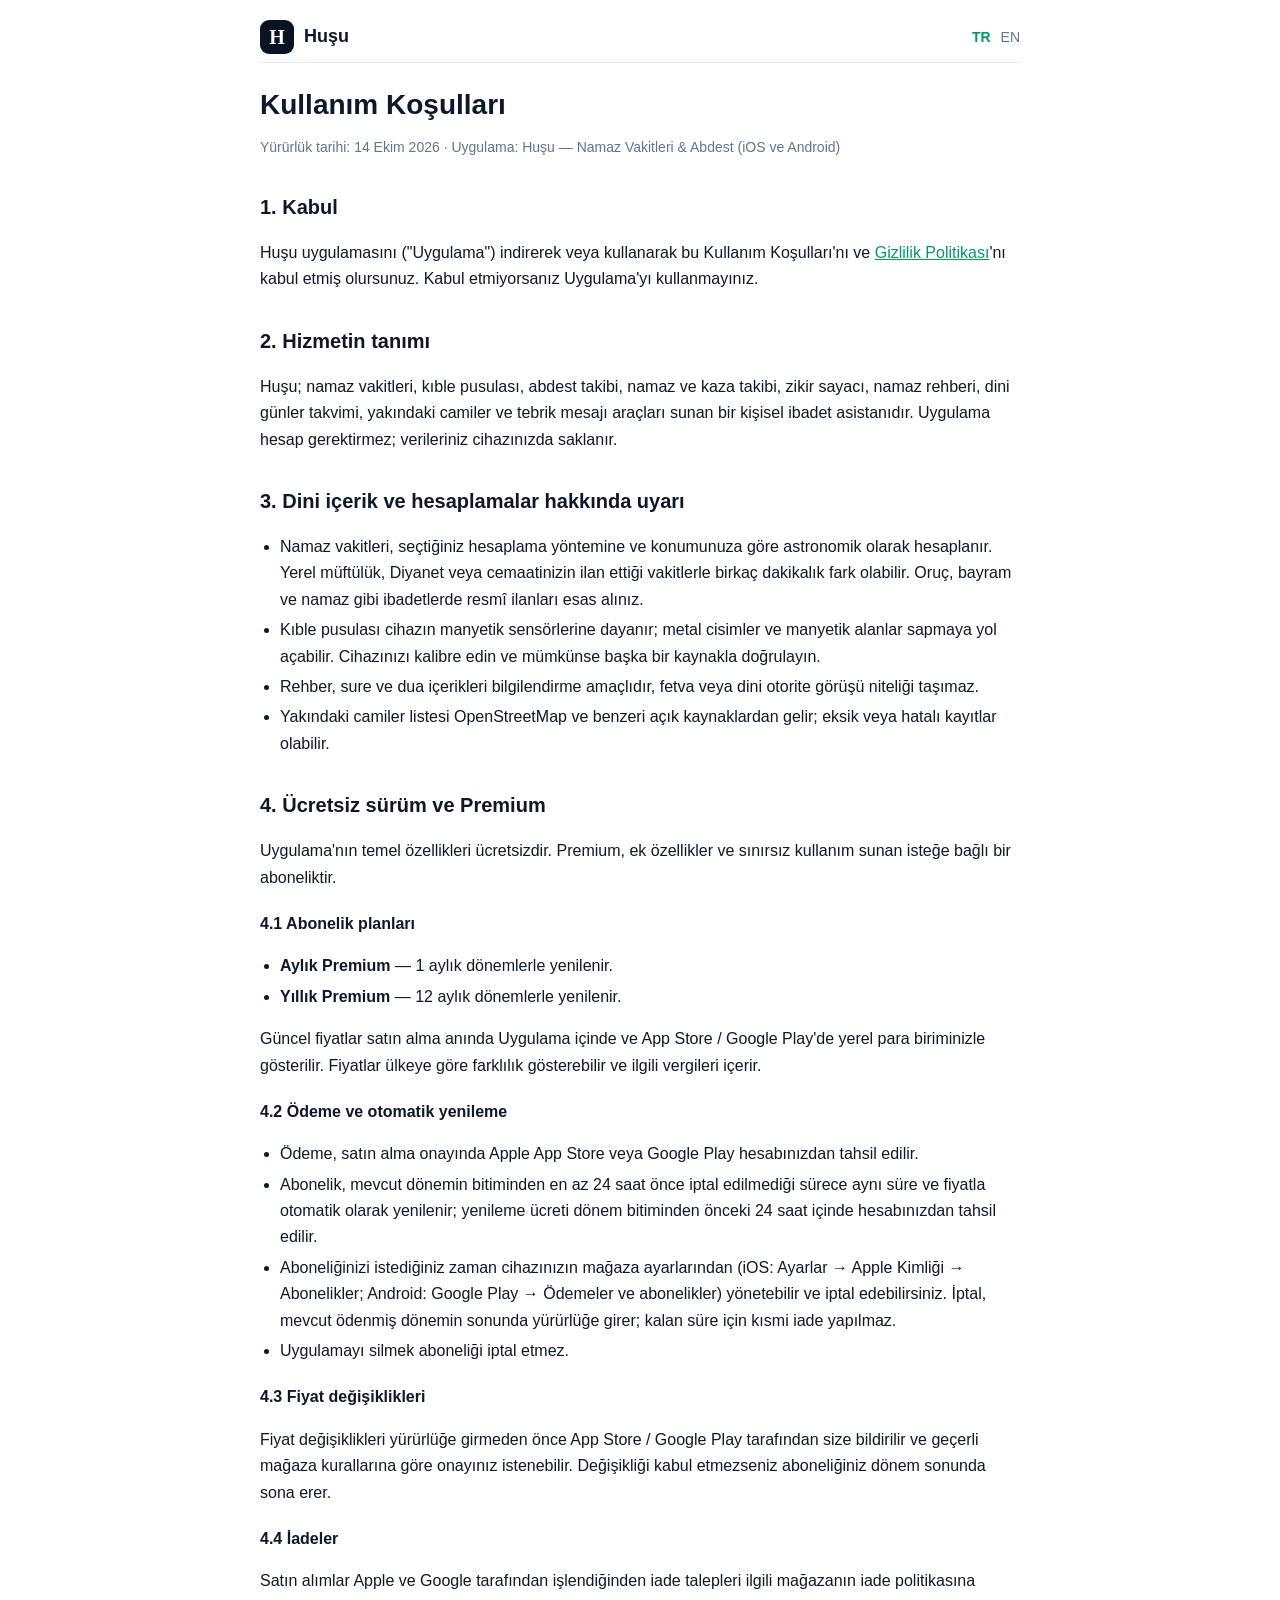
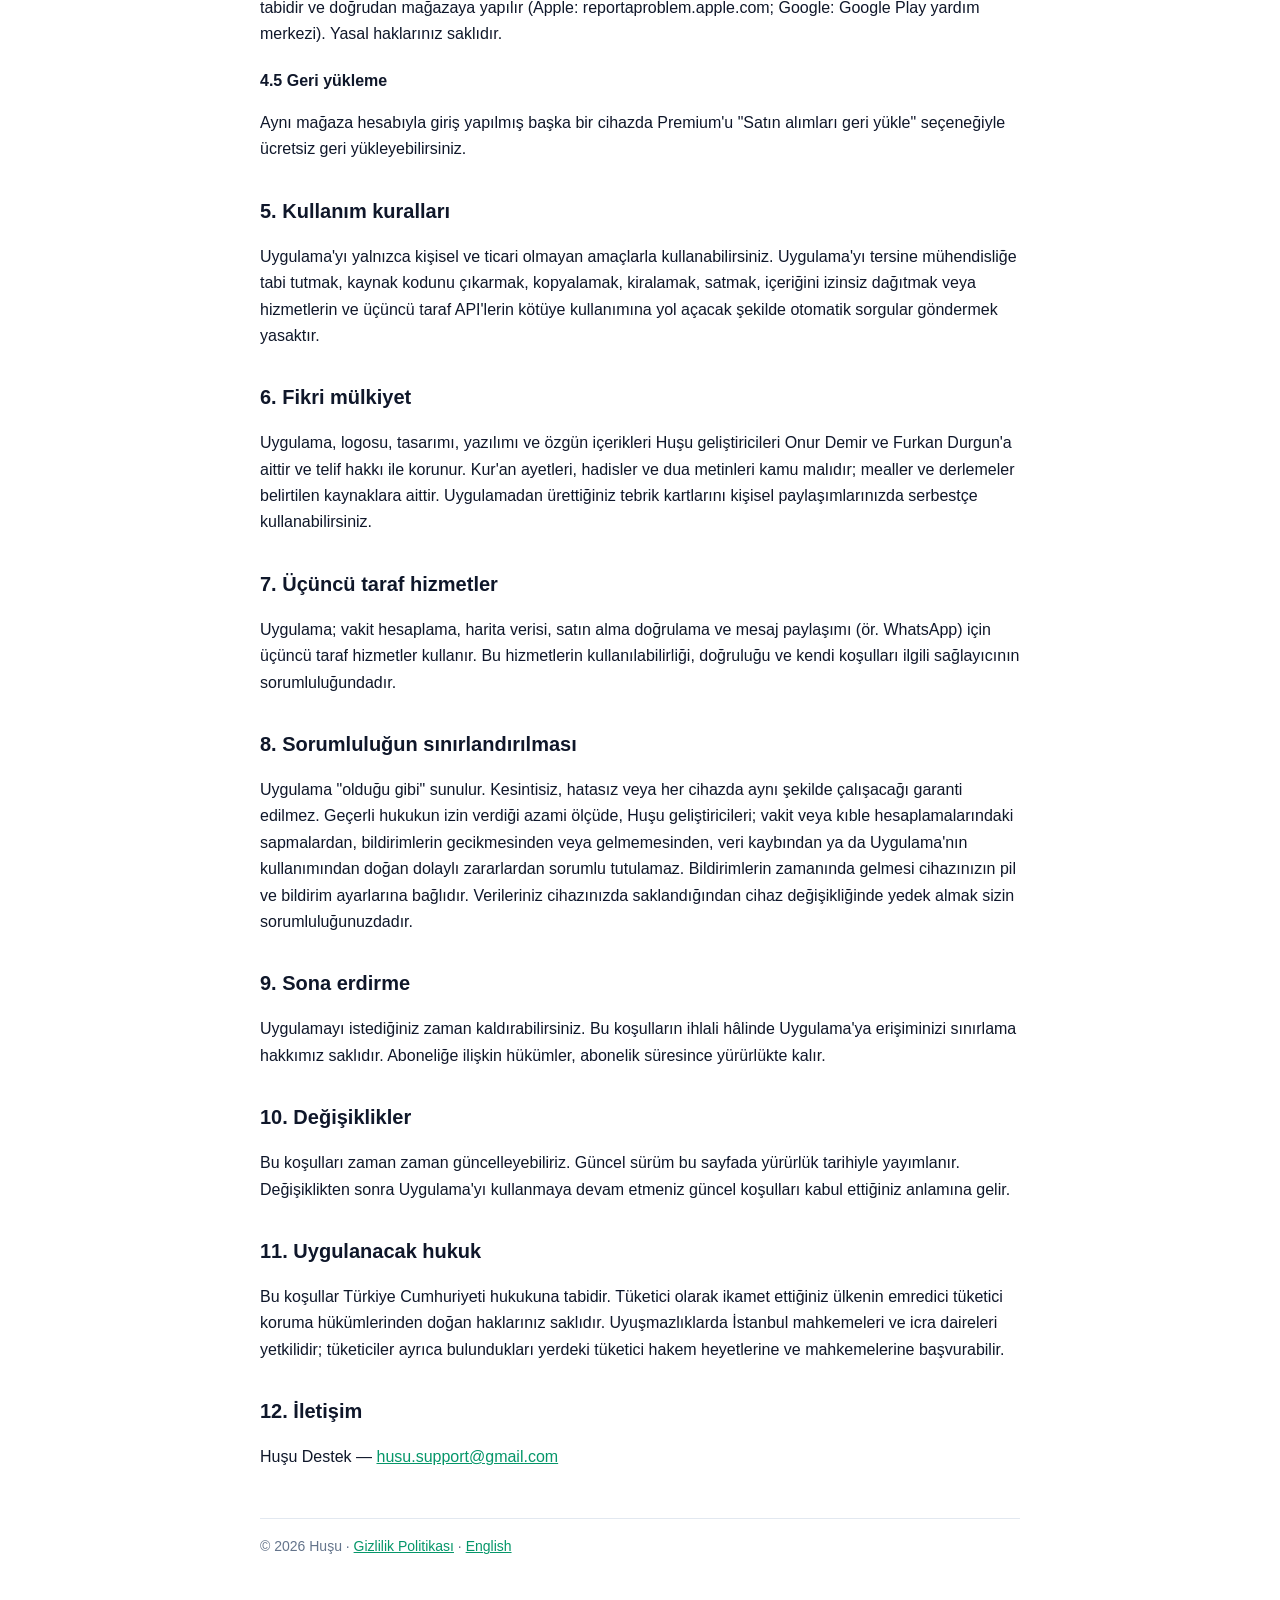
<file: terms.html>
<!doctype html>
<html lang="tr">
<head>
<meta charset="utf-8">
<meta name="viewport" content="width=device-width, initial-scale=1">
<title>Huşu — Kullanım Koşulları</title>
<link rel="stylesheet" href="style.css">
</head>
<body>
<main>
  <header class="top">
    <a class="brand" href="./"><span class="mark">H</span> Huşu</a>
    <nav class="lang"><a class="on" href="terms.html">TR</a><a href="terms-en.html">EN</a></nav>
  </header>

  <h1>Kullanım Koşulları</h1>
  <p class="meta">Yürürlük tarihi: 14 Ekim 2026 · Uygulama: Huşu — Namaz Vakitleri &amp; Abdest (iOS ve Android)</p>

  <h2>1. Kabul</h2>
  <p>Huşu uygulamasını ("Uygulama") indirerek veya kullanarak bu Kullanım Koşulları'nı ve <a href="privacy.html">Gizlilik Politikası</a>'nı kabul etmiş olursunuz. Kabul etmiyorsanız Uygulama'yı kullanmayınız.</p>

  <h2>2. Hizmetin tanımı</h2>
  <p>Huşu; namaz vakitleri, kıble pusulası, abdest takibi, namaz ve kaza takibi, zikir sayacı, namaz rehberi, dini günler takvimi, yakındaki camiler ve tebrik mesajı araçları sunan bir kişisel ibadet asistanıdır. Uygulama hesap gerektirmez; verileriniz cihazınızda saklanır.</p>

  <h2>3. Dini içerik ve hesaplamalar hakkında uyarı</h2>
  <ul>
    <li>Namaz vakitleri, seçtiğiniz hesaplama yöntemine ve konumunuza göre astronomik olarak hesaplanır. Yerel müftülük, Diyanet veya cemaatinizin ilan ettiği vakitlerle birkaç dakikalık fark olabilir. Oruç, bayram ve namaz gibi ibadetlerde resmî ilanları esas alınız.</li>
    <li>Kıble pusulası cihazın manyetik sensörlerine dayanır; metal cisimler ve manyetik alanlar sapmaya yol açabilir. Cihazınızı kalibre edin ve mümkünse başka bir kaynakla doğrulayın.</li>
    <li>Rehber, sure ve dua içerikleri bilgilendirme amaçlıdır, fetva veya dini otorite görüşü niteliği taşımaz.</li>
    <li>Yakındaki camiler listesi OpenStreetMap ve benzeri açık kaynaklardan gelir; eksik veya hatalı kayıtlar olabilir.</li>
  </ul>

  <h2>4. Ücretsiz sürüm ve Premium</h2>
  <p>Uygulama'nın temel özellikleri ücretsizdir. Premium, ek özellikler ve sınırsız kullanım sunan isteğe bağlı bir aboneliktir.</p>
  <h3>4.1 Abonelik planları</h3>
  <ul>
    <li><strong>Aylık Premium</strong> — 1 aylık dönemlerle yenilenir.</li>
    <li><strong>Yıllık Premium</strong> — 12 aylık dönemlerle yenilenir.</li>
  </ul>
  <p>Güncel fiyatlar satın alma anında Uygulama içinde ve App Store / Google Play'de yerel para biriminizle gösterilir. Fiyatlar ülkeye göre farklılık gösterebilir ve ilgili vergileri içerir.</p>
  <h3>4.2 Ödeme ve otomatik yenileme</h3>
  <ul>
    <li>Ödeme, satın alma onayında Apple App Store veya Google Play hesabınızdan tahsil edilir.</li>
    <li>Abonelik, mevcut dönemin bitiminden en az 24 saat önce iptal edilmediği sürece aynı süre ve fiyatla otomatik olarak yenilenir; yenileme ücreti dönem bitiminden önceki 24 saat içinde hesabınızdan tahsil edilir.</li>
    <li>Aboneliğinizi istediğiniz zaman cihazınızın mağaza ayarlarından (iOS: Ayarlar → Apple Kimliği → Abonelikler; Android: Google Play → Ödemeler ve abonelikler) yönetebilir ve iptal edebilirsiniz. İptal, mevcut ödenmiş dönemin sonunda yürürlüğe girer; kalan süre için kısmi iade yapılmaz.</li>
    <li>Uygulamayı silmek aboneliği iptal etmez.</li>
  </ul>
  <h3>4.3 Fiyat değişiklikleri</h3>
  <p>Fiyat değişiklikleri yürürlüğe girmeden önce App Store / Google Play tarafından size bildirilir ve geçerli mağaza kurallarına göre onayınız istenebilir. Değişikliği kabul etmezseniz aboneliğiniz dönem sonunda sona erer.</p>
  <h3>4.4 İadeler</h3>
  <p>Satın alımlar Apple ve Google tarafından işlendiğinden iade talepleri ilgili mağazanın iade politikasına tabidir ve doğrudan mağazaya yapılır (Apple: reportaproblem.apple.com; Google: Google Play yardım merkezi). Yasal haklarınız saklıdır.</p>
  <h3>4.5 Geri yükleme</h3>
  <p>Aynı mağaza hesabıyla giriş yapılmış başka bir cihazda Premium'u "Satın alımları geri yükle" seçeneğiyle ücretsiz geri yükleyebilirsiniz.</p>

  <h2>5. Kullanım kuralları</h2>
  <p>Uygulama'yı yalnızca kişisel ve ticari olmayan amaçlarla kullanabilirsiniz. Uygulama'yı tersine mühendisliğe tabi tutmak, kaynak kodunu çıkarmak, kopyalamak, kiralamak, satmak, içeriğini izinsiz dağıtmak veya hizmetlerin ve üçüncü taraf API'lerin kötüye kullanımına yol açacak şekilde otomatik sorgular göndermek yasaktır.</p>

  <h2>6. Fikri mülkiyet</h2>
  <p>Uygulama, logosu, tasarımı, yazılımı ve özgün içerikleri Huşu geliştiricileri Onur Demir ve Furkan Durgun'a aittir ve telif hakkı ile korunur. Kur'an ayetleri, hadisler ve dua metinleri kamu malıdır; mealler ve derlemeler belirtilen kaynaklara aittir. Uygulamadan ürettiğiniz tebrik kartlarını kişisel paylaşımlarınızda serbestçe kullanabilirsiniz.</p>

  <h2>7. Üçüncü taraf hizmetler</h2>
  <p>Uygulama; vakit hesaplama, harita verisi, satın alma doğrulama ve mesaj paylaşımı (ör. WhatsApp) için üçüncü taraf hizmetler kullanır. Bu hizmetlerin kullanılabilirliği, doğruluğu ve kendi koşulları ilgili sağlayıcının sorumluluğundadır.</p>

  <h2>8. Sorumluluğun sınırlandırılması</h2>
  <p>Uygulama "olduğu gibi" sunulur. Kesintisiz, hatasız veya her cihazda aynı şekilde çalışacağı garanti edilmez. Geçerli hukukun izin verdiği azami ölçüde, Huşu geliştiricileri; vakit veya kıble hesaplamalarındaki sapmalardan, bildirimlerin gecikmesinden veya gelmemesinden, veri kaybından ya da Uygulama'nın kullanımından doğan dolaylı zararlardan sorumlu tutulamaz. Bildirimlerin zamanında gelmesi cihazınızın pil ve bildirim ayarlarına bağlıdır. Verileriniz cihazınızda saklandığından cihaz değişikliğinde yedek almak sizin sorumluluğunuzdadır.</p>

  <h2>9. Sona erdirme</h2>
  <p>Uygulamayı istediğiniz zaman kaldırabilirsiniz. Bu koşulların ihlali hâlinde Uygulama'ya erişiminizi sınırlama hakkımız saklıdır. Aboneliğe ilişkin hükümler, abonelik süresince yürürlükte kalır.</p>

  <h2>10. Değişiklikler</h2>
  <p>Bu koşulları zaman zaman güncelleyebiliriz. Güncel sürüm bu sayfada yürürlük tarihiyle yayımlanır. Değişiklikten sonra Uygulama'yı kullanmaya devam etmeniz güncel koşulları kabul ettiğiniz anlamına gelir.</p>

  <h2>11. Uygulanacak hukuk</h2>
  <p>Bu koşullar Türkiye Cumhuriyeti hukukuna tabidir. Tüketici olarak ikamet ettiğiniz ülkenin emredici tüketici koruma hükümlerinden doğan haklarınız saklıdır. Uyuşmazlıklarda İstanbul mahkemeleri ve icra daireleri yetkilidir; tüketiciler ayrıca bulundukları yerdeki tüketici hakem heyetlerine ve mahkemelerine başvurabilir.</p>

  <h2>12. İletişim</h2>
  <p>Huşu Destek — <a href="mailto:husu.support@gmail.com">husu.support@gmail.com</a></p>

  <footer>© 2026 Huşu · <a href="privacy.html">Gizlilik Politikası</a> · <a href="terms-en.html">English</a></footer>
</main>
</body>
</html>
</file>
<file: style.css>
:root {
  --bg: #ffffff;
  --card: #f8fafc;
  --text: #0f172a;
  --muted: #64748b;
  --border: #e2e8f0;
  --primary: #059669;
  --accent: #f59e0b;
}
@media (prefers-color-scheme: dark) {
  :root {
    --bg: #0b1220;
    --card: #111a2e;
    --text: #f8fafc;
    --muted: #8a94a6;
    --border: rgba(255, 255, 255, 0.1);
    --primary: #34d399;
    --accent: #fbbf24;
  }
}
* { box-sizing: border-box; }
html, body { margin: 0; padding: 0; }
body {
  background: var(--bg);
  color: var(--text);
  font: 16px/1.65 -apple-system, "Segoe UI", Roboto, "Helvetica Neue", Arial, sans-serif;
  padding: 0 16px 64px;
}
main { max-width: 760px; margin: 0 auto; }
header.top {
  display: flex; align-items: center; justify-content: space-between; gap: 12px;
  padding: 20px 0 8px; border-bottom: 1px solid var(--border); margin-bottom: 24px;
}
.brand { display: flex; align-items: center; gap: 10px; text-decoration: none; color: var(--text); font-weight: 700; font-size: 18px; }
.brand .mark {
  width: 34px; height: 34px; border-radius: 9px; background: #0b1220; color: #fff;
  display: inline-flex; align-items: center; justify-content: center; font: 700 20px/1 Georgia, "Times New Roman", serif;
}
.lang a { color: var(--muted); text-decoration: none; font-size: 14px; margin-left: 10px; }
.lang a.on { color: var(--primary); font-weight: 600; }
h1 { font-size: 28px; line-height: 1.25; margin: 0 0 6px; }
h2 { font-size: 20px; margin: 32px 0 8px; }
h3 { font-size: 16px; margin: 20px 0 6px; }
p, li { color: var(--text); }
.meta { color: var(--muted); font-size: 14px; margin-bottom: 20px; }
.box { background: var(--card); border: 1px solid var(--border); border-radius: 14px; padding: 16px 18px; margin: 16px 0; }
ul { padding-left: 20px; }
li { margin: 4px 0; }
table { width: 100%; border-collapse: collapse; margin: 12px 0; font-size: 15px; }
th, td { text-align: left; padding: 8px 10px; border-bottom: 1px solid var(--border); vertical-align: top; }
th { color: var(--muted); font-weight: 600; font-size: 13px; text-transform: uppercase; letter-spacing: .03em; }
a { color: var(--primary); }
footer { margin-top: 48px; padding-top: 16px; border-top: 1px solid var(--border); color: var(--muted); font-size: 14px; }
.cards { display: grid; grid-template-columns: 1fr 1fr; gap: 12px; }
.cards a { display: block; background: var(--card); border: 1px solid var(--border); border-radius: 14px; padding: 16px 18px; text-decoration: none; color: var(--text); }
.cards a strong { display: block; margin-bottom: 4px; }
.cards a span { color: var(--muted); font-size: 14px; }
@media (max-width: 520px) { .cards { grid-template-columns: 1fr; } h1 { font-size: 24px; } }
</file>
